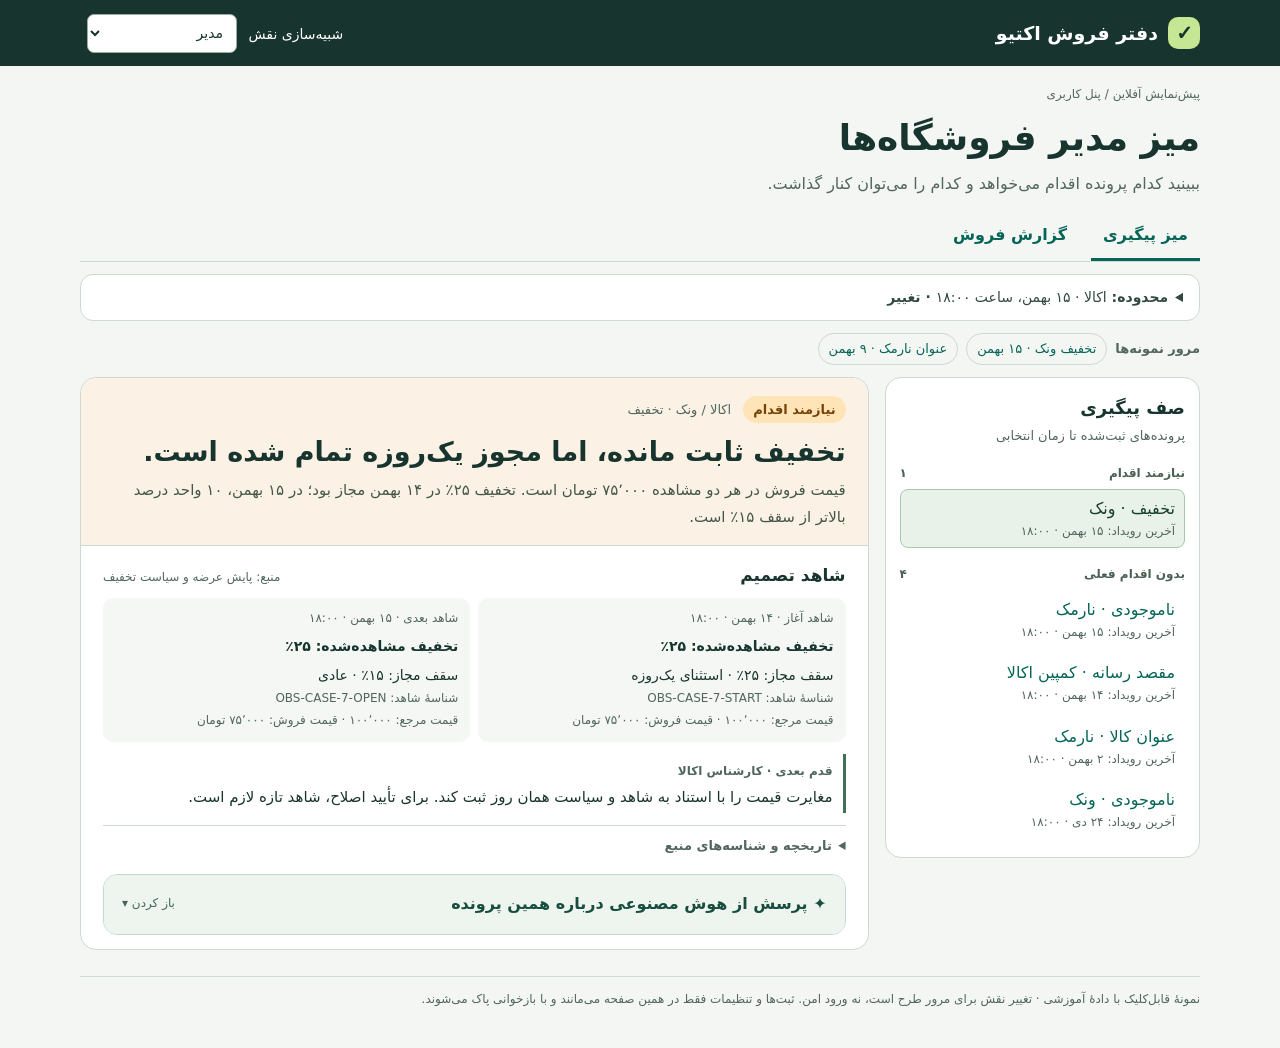
<file: sales-agent-desk-ai-contextual.html>
<!doctype html><html lang="fa" dir="rtl"><head><meta charset="utf-8"><meta name="viewport" content="width=device-width, initial-scale=1"><meta http-equiv="Content-Security-Policy" content="default-src 'none'; style-src 'unsafe-inline'; script-src 'unsafe-inline'; connect-src 'none'; object-src 'none'; form-action 'none'; base-uri 'none'"><title>میز پیگیری فروشگاه‌ها | اکتیو</title><style>
:root{--paper:#f4f6f3;--ink:#18342e;--mut:#51665d;--teal:#056557;--border:#cdd9d1}*{box-sizing:border-box}[hidden]{display:none!important}body{margin:0;color:var(--ink);background:var(--paper);font:16px/1.8 Tahoma,Arial,sans-serif}header{background:var(--ink);color:white}.wrap{max-width:1020px;margin:auto;padding:0 20px}.bar,.actions,.nav,.filters,.badges{display:flex;align-items:center;gap:12px;flex-wrap:wrap}.bar{min-height:66px;justify-content:space-between}.bar select{width:auto;margin:0 7px}.bar b{font-size:19px}.crumb,small,.muted,footer{color:var(--mut);font-size:14px}.crumb{margin:26px 0 0}.intro{margin:0 0 14px}h1,h2,h3,p{margin:0}h1{font-size:clamp(26px,4vw,38px)}h2{font-size:21px}h3{font-size:17px}nav{border-bottom:1px solid var(--border);margin-bottom:18px}button,input,select{font:inherit;color:var(--ink)}button,select,summary{cursor:pointer}button{padding:7px 15px;border-radius:8px;border:1px solid var(--teal);background:#fff;color:var(--teal);font-weight:bold}.primary{background:var(--teal);color:white}.nav button{border:0;border-bottom:3px solid transparent;background:none;border-radius:0;padding:8px 14px}.nav button[aria-pressed=true]{border-color:var(--teal);color:var(--ink)}input:not([type=checkbox]),select{width:100%;border:1px solid #9aac9e;background:white;border-radius:7px;padding:5px 9px;min-height:39px}.filters label,.fields label{font-size:14px;font-weight:bold;min-width:80px}.filters label{flex:1}.filters select,.fields input,.fields select{display:block;margin-top:3px}.card,.kpi,details.analysis{background:white;border:1px solid var(--border);border-radius:13px;padding:16px 20px;margin-bottom:14px}.kpis,.fields{display:grid;grid-template-columns:repeat(3,minmax(0,1fr));gap:12px}.kpi strong{display:block;font-size:30px}.kpi:first-child{background:#e1edda}.pill{font-size:13px;background:#e6eee5;color:#34584a;border-radius:14px;padding:2px 10px}.filters,.actions,.fields,ol{margin:12px 0}.stamp{font-weight:bold;margin:12px 0 6px}.flag,#wire{background:#faf4e7;border-inline-start:3px solid #af7c30;padding:8px 12px}.flag{margin-top:10px}.tablewrap{overflow-x:auto}table{width:100%;border-collapse:collapse}th,td{font-size:14px;text-align:right;padding:5px 9px;border-bottom:1px solid var(--border)}summary{font-weight:bold}.analysis p,.analysis button{margin-top:8px}.check{display:block;margin:8px 0}#notice:not(:empty){padding:9px 12px;margin:8px 0;background:#e5efd9}footer{border-top:1px solid var(--border);margin:26px 0;padding:12px 0}button:focus-visible,select:focus-visible,input:focus-visible,summary:focus-visible{outline:3px solid #a45c13;outline-offset:2px}button:disabled{cursor:not-allowed;color:#67736d;background:#eff2ed;border:1px solid var(--border)}@media(max-width:650px){.wrap{padding:0 12px}.kpis{grid-template-columns:1fr}.kpi{display:flex;align-items:center;justify-content:space-between;margin:0;padding:6px 12px}.kpis{margin-bottom:12px}.fields{grid-template-columns:1fr 1fr}.filters label{min-width:90px}.bar{gap:2px;padding:8px 0}.card{padding:13px}.crumb{margin:12px 0 0}.nav{gap:3px}.nav button{padding:6px 9px}}
body{font-family:Tahoma,'DejaVu Sans',sans-serif}.wrap{max-width:1160px}.bar b{display:flex;align-items:center;gap:10px}.bar b::before{content:'۳';font:700 20px/32px Tahoma,sans-serif;background:#c5e692;color:#18342e;text-align:center;width:32px;border-radius:10px}.bar b::before{content:'✓'}.bar label{font-size:14px}.bar select{font-size:14px}.intro{color:var(--mut)}h1{font-size:clamp(26px,4vw,36px)}nav{margin-bottom:12px}.crumb{font-size:12px;margin:18px 0 0}.nav button{padding-inline:12px}.nav button[aria-pressed=true]{color:var(--teal)}#filters{padding:10px 16px;background:#fff;margin-bottom:8px}#filterTitle{color:#304a40;font-size:14px}#filterTitle span{font-weight:normal}#samples{display:flex;align-items:center;gap:8px;flex-wrap:wrap;margin:12px 0;font-size:13px;color:var(--mut)}#samples button{border-color:var(--border);background:transparent;border-radius:99px;font-size:13px;font-weight:500;padding:3px 10px}#samples button:hover{background:#e5eee7}#deskGrid{display:grid;grid-template-columns:minmax(200px,.8fr) minmax(0,2fr);gap:16px;align-items:start}.queue,.casepanel{background:#fff;border:1px solid var(--border);border-radius:16px;min-width:0}.queue{padding:14px}.queue h2{font-size:18px}.queue p,.place{font-size:13px;color:var(--mut)}.qgroup{margin:16px 0 3px;font-size:12px;display:flex;justify-content:space-between;color:#4b6155}.qitem{display:block;width:100%;text-align:right;margin:4px 0;padding:7px 9px;border:1px solid transparent;font-weight:500;line-height:1.55;overflow-wrap:anywhere}.qitem small{display:block;font-size:12px}.qitem:hover{background:#f3f6f2}.qitem[aria-pressed=true]{background:#e9f2e9;border-color:#aac7ad;color:#173e29}.casehead{padding:18px 22px 14px;border-bottom:1px solid var(--border);border-radius:16px 16px 0 0;background:#f2f6ed}.casepanel[data-mode=action] .casehead{background:#fbf2e5}.casepanel[data-mode=wait] .casehead{background:#edf3fa}.kind{font-size:13px;font-weight:bold;padding:2px 10px;border-radius:20px;color:#235935;background:#dbeace}.casepanel[data-mode=action] .kind{background:#ffe4b8;color:#754207}.casepanel[data-mode=wait] .kind{background:#d9e8fa;color:#25547d}.casehead h2{font-size:clamp(20px,2.2vw,27px);margin:8px 0 4px;line-height:1.55}.reason{color:#435749;font-size:15px}.bodycard{padding:14px 22px}.subhead{display:flex;gap:8px;align-items:baseline;justify-content:space-between;flex-wrap:wrap}.subhead small{font-size:12px}#proof{display:grid;grid-template-columns:repeat(auto-fit,minmax(min(210px,100%),1fr));gap:8px;margin:8px 0 12px}.obs{padding:10px 12px;border-radius:10px;background:#f5f7f5;min-width:0;font-size:14px;overflow-wrap:anywhere}.obs time{font-size:12px;color:var(--mut)}.obs strong,.obs span,.obs time,.obs small{display:block}.obs strong{margin:4px 0}.obs small{font-size:12px}.next{border-inline-start:3px solid #41705a;padding:2px 10px;margin:12px 0}.next span{font-size:12px;color:var(--mut);font-weight:bold}.next p{font-size:15px}#audit{border-top:1px solid var(--border);padding-top:8px;color:var(--mut);font-size:13px}#audit td{font-size:12px}#audit .tablewrap{direction:rtl}#ai{margin:12px 0;padding:10px 16px;color:var(--teal)}#pace{font-weight:bold;margin:10px 0}footer{font-size:12px}button:hover:not(:disabled){border-color:#567b67}button:focus-visible,summary:focus-visible{outline-offset:2px}@media(max-width:700px){#deskGrid{grid-template-columns:1fr}.casepanel{grid-row:1}.casehead,.bodycard{padding:13px}.queue{padding:12px}.queue .qitem{margin-block:1px}.bar{min-height:56px}.bar label,.bar select{font-size:12px}.bar b{font-size:16px}.bar select{margin:0;width:auto}.intro{font-size:14px}.wrap{padding-inline:12px}#samples{gap:4px}#samples b{width:100%}.card{overflow-wrap:anywhere}}

/* یک دستیار در جای مرتبط با گزارش یا پرونده */
.ai-panel{margin:16px 0 0!important;padding:0!important;overflow:hidden;border:1px solid #c5d8cf!important;background:#fbfdfb!important;border-radius:14px!important;box-shadow:none}
.ai-panel>summary{padding:15px 18px;background:#eef5ef;cursor:pointer;list-style:none;font-size:16px;color:#184e40;display:flex;align-items:center;justify-content:space-between;gap:12px}
.ai-panel>summary::-webkit-details-marker{display:none}.ai-panel>summary::after{content:'باز کردن ▾';font-size:12px;font-weight:500;color:#42665b}.ai-panel[open]>summary::after{content:'بستن ▴'}
.ai-panel .ai-body{padding:17px 20px}.ai-panel p{margin:7px 0}.ai-panel .ai-description{font-size:13px;color:#4e695e}.ai-chips{display:flex;gap:8px;flex-wrap:wrap;margin:13px 0}.ai-panel .ai-chips button{border:1px solid #cadbd1;background:#fff;color:#215b4a;border-radius:999px;font:500 13px/1.7 Tahoma,Arial,sans-serif;padding:7px 12px;white-space:normal;text-align:right}.ai-panel .ai-chips button:hover{background:#e6f2e9}.ai-panel .ai-chips button[aria-pressed=true]{border-color:#17654f;background:#e0f0e5;font-weight:bold}.ai-panel .ai-secondary{border:0;background:none;padding:4px 0;font-size:13px;color:#16644d;text-decoration:underline}.ai-panel .ai-free-wrap{margin:12px 0}.ai-panel .ai-free-wrap label{font-size:13px;font-weight:bold;display:block}.ai-panel textarea{width:100%;resize:vertical;border:1px solid #aebfb4;background:white;border-radius:10px;min-height:70px;padding:10px;font:14px/1.8 Tahoma,Arial,sans-serif}.ai-panel textarea:focus-visible{outline:3px solid #a45c13}.ai-panel .ai-actions{display:flex;flex-wrap:wrap;align-items:center;gap:9px;margin:12px 0}.ai-panel button.primary{background:#09665c;color:white;border-color:#09665c}.ai-panel button:disabled{opacity:.6;cursor:not-allowed}.ai-panel .ai-review,.ai-panel .ai-result{padding:15px;background:#fff;border:1px solid #cedbd2;border-radius:12px;margin:15px 0}.ai-panel h3{font-size:16px;margin:0 0 5px}.ai-panel pre{direction:rtl;text-align:right;white-space:pre-wrap;overflow-wrap:anywhere;background:#f6f8f5;border:1px solid #dce7df;padding:11px;border-radius:8px;font:13px/1.85 Tahoma,Arial,sans-serif;max-height:270px;overflow-y:auto}.ai-panel .ai-result-grid{display:grid;grid-template-columns:1fr 1fr;gap:11px}.ai-panel .ai-result-grid section{padding:11px;background:#f6f9f5;border-radius:10px;min-width:0}.ai-panel .ai-result-grid h4{font-size:13px;color:#386a56;margin:0 0 4px}.ai-panel .ai-result-grid p{font-size:14px;white-space:pre-wrap;overflow-wrap:anywhere;margin:0}.ai-panel .ai-evidence-list{display:flex;gap:7px;flex-wrap:wrap;margin:6px 0 0}.ai-panel .ai-evidence-list button{font-weight:normal;font-size:12px;border-radius:8px;background:#eef5ef;color:#185848;padding:5px 9px}.ai-panel .ai-warning{font-size:12px;color:#715a35;background:#faf5e8;border-inline-start:3px solid #ba8d4b;padding:8px 10px;border-radius:5px}.ai-panel [hidden]{display:none!important}.ai-spotlight{outline:3px solid #e6b25b!important;outline-offset:2px;scroll-margin-top:20px}.ai-panel .ai-source-label{font-size:12px;color:#53665a;margin-top:12px}.ai-panel .ai-result-title{display:flex;gap:9px;align-items:center}.ai-panel .ai-dot{background:#d7ebdf;color:#155443;border-radius:9px;padding:4px 9px}.ai-panel [role=status]{font-size:13px;color:#5e665d}@media(max-width:600px){.ai-panel .ai-body{padding:12px}.ai-panel .ai-result-grid{grid-template-columns:1fr}.ai-panel>summary{padding:12px}.ai-panel .ai-chips button{padding:7px 9px}}
</style></head><body><header><div class="wrap"><div class="bar"><b>دفتر فروش اکتیو</b><label>شبیه‌سازی نقش <select id="role"><option value="manager">مدیر</option><option value="specialist">کارشناس دیجی‌کالا</option><option value="admin">ادمین</option></select></label></div></div></header><main class="wrap"><p class="crumb">پیش‌نمایش آفلاین / <span id="panelLabel"></span></p><h1 id="title"></h1><p class="intro" id="intro"></p><nav class="nav" aria-label="صفحات پنل" id="nav"></nav><p id="notice" role="status"></p>
<details id="filters" class="card"><summary id="filterTitle">محدوده: <span id="filterStamp"></span> · تغییر</summary><div class="filters"><label>فروشگاه<select id="store"></select></label><label>ماه سناریو<select id="month"></select></label><label>روز<select id="day"></select></label><label>تا ساعت<select id="hour"></select></label><label id="srcLabel">منبع فروش<select id="src"><option value="book">فقط اکسل</option><option value="combined">اکسل + ثبت دستی</option></select></label></div><small>ساعت یعنی «اطلاعاتی که تا این لحظه ثبت شده است». فروش اکسل روزانه و در ساعت ۱۸:۰۰ ثبت شده، نه ساعت‌به‌ساعت.</small></details>
<section id="report"><h2>داشبورد فروش</h2><p class="stamp" id="reportStamp"></p><div class="kpis"><div class="kpi">فروش خالص از ابتدای ماه (بسته)<strong id="net"></strong></div><div class="kpi">هدف کل ماه (بسته)<strong id="goal"></strong></div><div class="kpi">مانده تا هدف (بسته)<strong id="left"></strong></div></div><div class="card"><p id="pace"></p><p id="coverage"></p><details><summary id="dailyToggle">فروش به تفکیک روز و منبع</summary><div class="tablewrap"><table><thead><tr><th>روز</th><th>منبع</th><th>فروش خالص (بسته)</th><th>شناسهٔ نمایشی ردیف</th></tr></thead><tbody id="rows"></tbody></table></div></details></div><div id="aiReportMount"></div></section>
<section id="cases" aria-label="میز پیگیری"><div id="samples" aria-label="میان‌بر نمونه‌های آموزشی"><b>مرور نمونه‌ها</b><button id="samplePrice">تخفیف ونک · ۱۵ بهمن</button><button id="sampleTitle">عنوان نارمک · ۹ بهمن</button></div><p id="caseEmpty" class="card" role="status" hidden></p><div id="deskGrid"><aside class="queue"><h2>صف پیگیری</h2><p class="muted">پرونده‌های ثبت‌شده تا زمان انتخابی</p><div id="queueItems"></div></aside><article id="caseDetail" class="casepanel" aria-labelledby="caseTitle"><div class="casehead"><div class="badges"><span class="kind" id="verdict"></span><span class="place" id="place"></span></div><h2 id="caseTitle"></h2><p class="reason" id="reason"></p></div><div class="bodycard"><div class="subhead"><h3>شاهد تصمیم</h3><small id="proofSource"></small></div><div id="proof"></div><div class="next"><span id="nextLabel"></span><p id="next"></p></div><details id="audit"><summary>تاریخچه و شناسه‌های منبع</summary><p id="lim" class="muted"></p><div class="tablewrap"><table><thead><tr><th>زمان</th><th>رویداد</th><th>وضعیت</th><th>شناسهٔ شاهد / رویداد</th></tr></thead><tbody id="eventRows"></tbody></table></div></details><div id="aiCaseMount"></div></div></article></div></section>
<details class="analysis ai-panel" id="ai" hidden>
 <summary id="aiTitle">✦ پرسش از هوش مصنوعی درباره همین گزارش</summary>
 <div class="ai-body">
  <p id="aiState" class="ai-description">پیش‌نمایش آفلاین؛ هیچ درخواستی ارسال نشده است.</p>
  <div id="aiSuggestions" class="ai-chips" role="group" aria-label="پرسش‌های پیشنهادی مرتبط"></div>
  <button id="aiOther" class="ai-secondary" type="button" aria-expanded="false" aria-controls="aiFreeWrap">سؤال دیگر بنویسم</button>
  <div id="aiFreeWrap" class="ai-free-wrap" hidden>
   <label for="aiFreeInput">سؤال خود را بنویسید</label>
   <textarea id="aiFreeInput" maxlength="600" placeholder="سؤال درباره همین گزارش یا پرونده…"></textarea>
   <div class="ai-actions"><button type="button" id="aiPrepareCustom" class="primary">بررسی داده‌های قابل استفاده</button></div>
  </div>
  <section id="aiReview" class="ai-review" hidden aria-live="polite">
   <h3>۱. بازبینی و تأیید داده‌ها</h3>
   <p class="ai-description">در نسخه متصل، فقط همین داده‌های نمایش‌داده‌شده پس از تأیید و بررسی دسترسی به سرور ارسال می‌شوند. در این پیش‌نمایش هیچ ارسال شبکه‌ای انجام نمی‌شود.</p>
   <p id="q"></p>
   <div id="wire"><strong>داده‌های مجاز برای این پرسش</strong><pre id="brief"></pre></div>
   <div class="ai-actions"><button type="button" id="aiConfirm" class="primary">تأیید و مشاهده پاسخ نمایشی</button><button type="button" id="aiCancel">انصراف</button></div>
  </section>
  <section id="aiResponse" class="ai-result" hidden aria-live="polite">
   <div class="ai-result-title"><span class="ai-dot" aria-hidden="true">✦</span><h3 id="aiResponseHeading">پاسخ نمونه</h3></div>
   <div class="ai-result-grid"><section><h4>نتیجه</h4><p id="aiConclusion"></p></section><section><h4>مبنای پاسخ</h4><p id="aiBasis"></p></section><section><h4>عدم‌قطعیت و محدودیت</h4><p id="aiUncertainty"></p></section><section><h4>قدم پیشنهادی</h4><p id="aiNext"></p></section></div>
   <h4 style="font-size:13px;margin:13px 0 2px">ردیف‌ها و شواهد قابل بررسی</h4><div id="aiEvidenceList" class="ai-evidence-list"></div>
   <p class="ai-source-label">پاسخ نمایشی مبتنی بر داده‌های همین فایل است، نه خروجی GapGPT یا DeepSeek.</p>
  </section>
  <p class="ai-warning">آزمایشی و آفلاین: پرسش آزاد در این نسخه تفسیر زبانی نمی‌شود و برای آن نتیجهٔ ساختگی تولید نخواهد شد.</p>
 </div>
</details>
<section id="entry" class="card"><h2>ثبت یا اصلاح فروش</h2><p class="muted">دادهٔ فروش اکسل تا ۱۵ بهمن است؛ ثبت دستی از ۱۶ بهمن به بعد، جدا از اکسل نگه داشته می‌شود. برای اصلاح، همان فروشگاه، محصول و تاریخ را انتخاب کنید. ساعت ثبت در این نمونه ۱۸:۰۰ است.</p><form id="form"><div class="fields"><label>فروشگاه<select id="eStore"></select></label><label>محصول<select id="product"></select></label><label>ماه<select id="eMonth"></select></label><label>روز<select id="eDay"></select></label><label>ثبت‌شده (بسته)<input id="registered" required inputmode="numeric" maxlength="7" autocomplete="off"></label><label>لغو (بسته)<input id="cancelled" required inputmode="numeric" maxlength="7" autocomplete="off"></label><label>مرجوع (بسته)<input id="returned" required inputmode="numeric" maxlength="7" autocomplete="off"></label></div><p class="muted" id="editHint"></p><label class="check" id="confirmLabel"><input type="checkbox" id="confirm"> جایگزینی مقدار قبلی را تأیید می‌کنم.</label><button class="primary" id="save">ثبت فروش تمرینی</button><p id="error" role="alert"></p></form><div id="afterSave" class="actions" hidden><button id="see">مشاهده گزارش این ثبت در نقش مدیر</button></div></section>
<section id="settings" class="card"><h2>اتصال ایجنت تحلیل</h2><p><b>DeepSeek</b> از طریق GapGPT · وضعیت اتصال: <span class="pill">در این نمونه آزمایش نشده</span></p><p class="muted">در محصول اصلی، کلید از تنظیم امن سرور خوانده می‌شود. این نمونه نه کلید می‌گیرد و نه اتصال را آزمایش می‌کند.</p><h3 style="margin-top:12px">دستیار در کجا نمایش داده شود؟</h3><label class="check"><input type="checkbox" id="rOn" checked> داشبورد فروش</label><label class="check"><input type="checkbox" id="cOn" checked> جزئیات پرونده</label><p class="flag">این دو انتخاب فقط نمایش پیش‌نمایش تحلیل را تغییر می‌دهند؛ مجوز ارسال داده یا مصرف اعتبار نیستند.</p><button id="settingsSave" class="primary" style="margin-top:12px">ذخیره تنظیمات تمرینی</button></section>
<footer>نمونهٔ قابل‌کلیک با دادهٔ آموزشی · تغییر نقش برای مرور طرح است، نه ورود امن. ثبت‌ها و تنظیمات فقط در همین صفحه می‌مانند و با بازخوانی پاک می‌شوند.</footer></main>
<script>
'use strict';const db={"sales":[[0,0,1,121],[1,0,1,115],[2,0,1,106],[0,0,2,121],[1,0,2,115],[2,0,2,106],[0,0,3,121],[1,0,3,115],[2,0,3,106],[0,0,4,121],[1,0,4,115],[2,0,4,106],[0,0,5,121],[1,0,5,115],[2,0,5,106],[0,0,6,121],[1,0,6,115],[2,0,6,106],[0,0,7,121],[1,0,7,115],[2,0,7,106],[0,0,8,163],[1,0,8,154],[2,0,8,142],[0,0,9,168],[1,0,9,159],[2,0,9,146],[0,0,10,168],[1,0,10,159],[2,0,10,146],[0,0,11,168],[1,0,11,159],[2,0,11,146],[0,0,12,168],[1,0,12,159],[2,0,12,146],[0,0,13,165],[1,0,13,156],[2,0,13,143],[0,0,14,168],[1,0,14,159],[2,0,14,146],[0,0,15,121],[1,0,15,115],[2,0,15,106],[0,0,16,116],[1,0,16,110],[2,0,16,101],[0,0,17,121],[1,0,17,115],[2,0,17,106],[0,0,18,121],[1,0,18,115],[2,0,18,106],[0,0,19,121],[1,0,19,115],[2,0,19,106],[0,0,20,121],[1,0,20,115],[2,0,20,106],[0,0,21,121],[1,0,21,115],[2,0,21,106],[0,0,22,121],[1,0,22,115],[2,0,22,106],[0,0,23,121],[1,0,23,115],[2,0,23,106],[0,0,24,116],[1,0,24,110],[2,0,24,101],[0,0,25,121],[1,0,25,115],[2,0,25,106],[0,0,26,118],[1,0,26,112],[2,0,26,103],[0,0,27,121],[1,0,27,115],[2,0,27,106],[0,0,28,121],[1,0,28,115],[2,0,28,106],[0,0,29,121],[1,0,29,115],[2,0,29,106],[0,0,30,121],[1,0,30,115],[2,0,30,106],[0,1,1,138],[1,1,1,127],[2,1,1,119],[0,1,2,135],[1,1,2,124],[2,1,2,114],[0,1,3,138],[1,1,3,127],[2,1,3,119],[0,1,4,138],[1,1,4,127],[2,1,4,119],[0,1,5,138],[1,1,5,127],[2,1,5,119],[0,1,6,138],[1,1,6,127],[2,1,6,119],[0,1,7,138],[1,1,7,127],[2,1,7,119],[0,1,8,195],[1,1,8,179],[2,1,8,165],[0,1,9,192],[1,1,9,176],[2,1,9,162],[0,1,10,188],[1,1,10,174],[2,1,10,160],[0,1,11,195],[1,1,11,179],[2,1,11,165],[0,1,12,195],[1,1,12,179],[2,1,12,165],[0,1,13,195],[1,1,13,179],[2,1,13,165],[0,1,14,195],[1,1,14,179],[2,1,14,165],[0,1,15,138],[1,1,15,127],[2,1,15,119],[0,1,16,138],[1,1,16,127],[2,1,16,119],[0,1,17,138],[1,1,17,127],[2,1,17,119],[0,1,18,135],[1,1,18,124],[2,1,18,114],[0,1,19,138],[1,1,19,127],[2,1,19,119],[0,1,20,138],[1,1,20,127],[2,1,20,119],[0,1,21,138],[1,1,21,127],[2,1,21,119],[0,1,22,135],[1,1,22,124],[2,1,22,116],[0,1,23,138],[1,1,23,127],[2,1,23,119],[0,1,24,138],[1,1,24,127],[2,1,24,119],[0,1,25,138],[1,1,25,127],[2,1,25,119],[0,1,26,135],[1,1,26,124],[2,1,26,114],[0,1,27,138],[1,1,27,127],[2,1,27,119],[0,1,28,138],[1,1,28,127],[2,1,28,119],[0,1,29,138],[1,1,29,127],[2,1,29,119],[0,1,30,138],[1,1,30,127],[2,1,30,119],[0,2,1,159],[1,2,1,143],[2,2,1,136],[0,2,2,159],[1,2,2,143],[2,2,2,136],[0,2,3,159],[1,2,3,143],[2,2,3,136],[0,2,4,154],[1,2,4,139],[2,2,4,133],[0,2,5,156],[1,2,5,140],[2,2,5,133],[0,2,6,159],[1,2,6,143],[2,2,6,136],[0,2,7,159],[1,2,7,143],[2,2,7,136],[0,2,8,223],[1,2,8,199],[2,2,8,190],[0,2,9,223],[1,2,9,199],[2,2,9,190],[0,2,10,223],[1,2,10,199],[2,2,10,190],[0,2,11,223],[1,2,11,199],[2,2,11,190],[0,2,12,215],[1,2,12,192],[2,2,12,184],[0,2,13,223],[1,2,13,199],[2,2,13,190],[0,2,14,223],[1,2,14,199],[2,2,14,190],[0,2,15,159],[1,2,15,143],[2,2,15,136],[0,2,16,159],[1,2,16,143],[2,2,16,136],[0,2,17,159],[1,2,17,143],[2,2,17,136],[0,2,18,156],[1,2,18,140],[2,2,18,133],[0,2,19,159],[1,2,19,143],[2,2,19,136],[0,2,20,154],[1,2,20,139],[2,2,20,133],[0,2,21,159],[1,2,21,143],[2,2,21,136],[0,2,22,159],[1,2,22,143],[2,2,22,136],[0,2,23,159],[1,2,23,143],[2,2,23,136],[0,2,24,159],[1,2,24,143],[2,2,24,136],[0,2,25,159],[1,2,25,143],[2,2,25,136],[0,2,26,159],[1,2,26,143],[2,2,26,136],[0,2,27,159],[1,2,27,143],[2,2,27,136],[0,2,28,154],[1,2,28,139],[2,2,28,133],[0,2,29,159],[1,2,29,143],[2,2,29,136],[0,2,30,159],[1,2,30,143],[2,2,30,136],[0,3,1,131],[1,3,1,122],[2,3,1,113],[0,3,2,134],[1,3,2,125],[2,3,2,116],[0,3,3,134],[1,3,3,125],[2,3,3,116],[0,3,4,134],[1,3,4,125],[2,3,4,116],[0,3,5,134],[1,3,5,125],[2,3,5,116],[0,3,6,131],[1,3,6,122],[2,3,6,111],[0,3,7,134],[1,3,7,125],[2,3,7,116],[0,3,8,190],[1,3,8,176],[2,3,8,159],[0,3,9,190],[1,3,9,176],[2,3,9,159],[0,3,10,190],[1,3,10,176],[2,3,10,159],[0,3,11,190],[1,3,11,176],[2,3,11,159],[0,3,12,190],[1,3,12,176],[2,3,12,159],[0,3,13,190],[1,3,13,176],[2,3,13,159],[0,3,14,181],[1,3,14,168],[2,3,14,151],[0,3,15,134],[1,3,15,125],[2,3,15,116],[0,3,16,134],[1,3,16,125],[2,3,16,116],[0,3,17,134],[1,3,17,125],[2,3,17,116],[0,3,18,134],[1,3,18,125],[2,3,18,116],[0,3,19,134],[1,3,19,125],[2,3,19,116],[0,3,20,134],[1,3,20,125],[2,3,20,116],[0,3,21,134],[1,3,21,125],[2,3,21,116],[0,3,22,131],[1,3,22,122],[2,3,22,111],[0,3,23,134],[1,3,23,125],[2,3,23,116],[0,3,24,134],[1,3,24,125],[2,3,24,116],[0,3,25,134],[1,3,25,125],[2,3,25,116],[0,3,26,134],[1,3,26,125],[2,3,26,116],[0,3,27,131],[1,3,27,122],[2,3,27,113],[0,3,28,134],[1,3,28,125],[2,3,28,116],[0,3,29,134],[1,3,29,125],[2,3,29,116],[0,3,30,131],[1,3,30,122],[2,3,30,111],[0,4,1,136],[1,4,1,122],[2,4,1,117],[0,4,2,136],[1,4,2,122],[2,4,2,117],[0,4,3,136],[1,4,3,122],[2,4,3,117],[0,4,4,136],[1,4,4,122],[2,4,4,117],[0,4,5,136],[1,4,5,122],[2,4,5,117],[0,4,6,136],[1,4,6,122],[2,4,6,117],[0,4,7,136],[1,4,7,122],[2,4,7,117],[0,4,8,185],[1,4,8,165],[2,4,8,158],[0,4,9,191],[1,4,9,170],[2,4,9,163],[0,4,10,188],[1,4,10,167],[2,4,10,160],[0,4,11,191],[1,4,11,170],[2,4,11,163],[0,4,12,191],[1,4,12,170],[2,4,12,163],[0,4,13,191],[1,4,13,170],[2,4,13,163],[0,4,14,191],[1,4,14,170],[2,4,14,163],[0,4,15,136],[1,4,15,122],[2,4,15,117]],"plans":{"0/0":4500,"1/0":4200,"2/0":3900,"0/1":4950,"1/1":4620,"2/1":4290,"0/2":5850,"1/2":5460,"2/2":5070,"0/3":4725,"1/3":4410,"2/3":4095,"0/4":5175,"1/4":4830,"2/4":4485,"0/5":7200,"1/5":6720,"2/5":6240},"cases":[{"id":"CASE-001","a":1,"kind":"ناموجودی","owner":"کارشناس اکالا","scope":"OFFER-019","events":[[2634,"ثبت مسئله","باز","در انتظار بررسی","OBS-CASE-1-START","EV-001"],[2634.1,"پیش‌نویس پیگیری","باز","در انتظار بررسی","OBS-CASE-1-START","EV-002"],[2634.3,"تأیید بررسی داخلی","در حال پیگیری","تأیید","OBS-CASE-1-START","EV-003"],[2634.4,"ارجاع داخلی","در حال پیگیری","تأیید","OBS-CASE-1-START","EV-004"],[2729.5,"دریافت شاهد رفع","در انتظار بازبینی","تأیید","OBS-CASE-1-END","EV-005"],[2730,"بستن توسط مسئول","بسته","تأیید","OBS-CASE-1-END","EV-006"]]},{"id":"CASE-002","a":0,"kind":"تخفیف","owner":"کارشناس دیجی‌کالا","scope":"OFFER-004","events":[[2754,"ثبت مسئله","باز","در انتظار بررسی","OBS-CASE-2-START","EV-007"],[2754.1,"پیش‌نویس پیگیری","باز","در انتظار بررسی","OBS-CASE-2-START","EV-008"],[2754.2,"رد پیشنهاد نخست","باز","رد","OBS-CASE-2-START","EV-009"],[2754.3,"تأیید بررسی داخلی","در حال پیگیری","تأیید","OBS-CASE-2-START","EV-010"],[2754.4,"ارجاع داخلی","در حال پیگیری","تأیید","OBS-CASE-2-START","EV-011"],[2849.5,"دریافت شاهد رفع","در انتظار بازبینی","تأیید","OBS-CASE-2-END","EV-012"],[2850,"بستن توسط مسئول","بسته","تأیید","OBS-CASE-2-END","EV-013"]]},{"id":"CASE-003","a":1,"kind":"عنوان کالا","owner":"کارشناس اکالا","scope":"OFFER-023","events":[[2802,"ثبت مسئله","باز","در انتظار بررسی","OBS-CASE-3-START","EV-014"],[2802.1,"پیش‌نویس پیگیری","باز","در انتظار بررسی","OBS-CASE-3-START","EV-015"],[2802.3,"تأیید بررسی داخلی","در حال پیگیری","تأیید","OBS-CASE-3-START","EV-016"],[2802.4,"ارجاع داخلی","در حال پیگیری","تأیید","OBS-CASE-3-START","EV-017"],[2921.5,"دریافت شاهد رفع","در انتظار بازبینی","تأیید","OBS-CASE-3-END","EV-018"],[2922,"بستن توسط مسئول","بسته","تأیید","OBS-CASE-3-END","EV-019"]]},{"id":"CASE-004","a":0,"kind":"خلاقه رسانه","owner":"کارشناس دیجی‌کالا","scope":"MEDIA-037","events":[[3090,"ثبت مسئله","باز","در انتظار بررسی","EXEC-CASE-4-START","EV-020"],[3090.1,"پیش‌نویس پیگیری","باز","در انتظار بررسی","EXEC-CASE-4-START","EV-021"],[3090.3,"تأیید بررسی داخلی","در حال پیگیری","تأیید","EXEC-CASE-4-START","EV-022"],[3090.4,"ارجاع داخلی","در حال پیگیری","تأیید","EXEC-CASE-4-START","EV-023"],[3161.5,"دریافت شاهد رفع","در انتظار بازبینی","تأیید","EXEC-CASE-4-END","EV-024"],[3162,"بستن توسط مسئول","بسته","تأیید","EXEC-CASE-4-END","EV-025"]]},{"id":"CASE-005","a":1,"kind":"مقصد رسانه","owner":"کارشناس اکالا","scope":"MEDIA-040","events":[[3114,"ثبت مسئله","باز","در انتظار بررسی","EXEC-CASE-5-START","EV-026"],[3114.1,"پیش‌نویس پیگیری","باز","در انتظار بررسی","EXEC-CASE-5-START","EV-027"],[3114.3,"تأیید بررسی داخلی","در حال پیگیری","تأیید","EXEC-CASE-5-START","EV-028"],[3114.4,"ارجاع داخلی","در حال پیگیری","تأیید","EXEC-CASE-5-START","EV-029"],[3209.5,"دریافت شاهد رفع","در انتظار بازبینی","تأیید","EXEC-CASE-5-END","EV-030"],[3210,"بستن توسط مسئول","بسته","تأیید","EXEC-CASE-5-END","EV-031"]]},{"id":"CASE-006","a":1,"kind":"ناموجودی","owner":"کارشناس اکالا","scope":"OFFER-022","events":[[3186,"ثبت مسئله","باز","در انتظار بررسی","OBS-CASE-6-START","EV-032"],[3186.1,"پیش‌نویس پیگیری","باز","در انتظار بررسی","OBS-CASE-6-START","EV-033"],[3186.3,"تأیید بررسی داخلی","در حال پیگیری","تأیید","OBS-CASE-6-START","EV-034"],[3186.4,"ارجاع داخلی","در حال پیگیری","تأیید","OBS-CASE-6-START","EV-035"],[3209,"دریافت خطادار","در حال پیگیری","تأیید","OBS-OOS-134","EV-036"],[3233.5,"دریافت شاهد رفع","در انتظار بازبینی","تأیید","OBS-CASE-6-END","EV-037"],[3234,"بستن توسط مسئول","بسته","تأیید","OBS-CASE-6-END","EV-038"]]},{"id":"CASE-007","a":1,"kind":"تخفیف","owner":"کارشناس اکالا","scope":"OFFER-019","events":[[3210,"ثبت مسئله","باز","در انتظار بررسی","OBS-CASE-7-START","EV-039"],[3210.1,"پیش‌نویس پیگیری","باز","در انتظار بررسی","OBS-CASE-7-START","EV-040"],[3210.3,"تأیید بررسی داخلی","در حال پیگیری","تأیید","OBS-CASE-7-START","EV-041"],[3210.4,"ارجاع داخلی","در حال پیگیری","تأیید","OBS-CASE-7-START","EV-042"],[3234,"دریافت شاهد جدید","باز","در انتظار بررسی","OBS-CASE-7-OPEN","EV-043"]]},{"id":"CASE-008","a":2,"kind":"عنوان کالا","owner":"کارشناس اسنپ","scope":"OFFER-045","events":[[3210,"ثبت مسئله","باز","در انتظار بررسی","OBS-CASE-8-START","EV-044"],[3210.1,"پیش‌نویس پیگیری","باز","در انتظار بررسی","OBS-CASE-8-START","EV-045"],[3210.3,"تأیید بررسی داخلی","در حال پیگیری","تأیید","OBS-CASE-8-START","EV-046"],[3210.4,"ارجاع داخلی","در حال پیگیری","تأیید","OBS-CASE-8-START","EV-047"],[3234,"دریافت شاهد جدید","باز","در انتظار بررسی","OBS-CASE-8-OPEN","EV-048"]]}],"evidence":{"OBS-OOS-134":{"t":3209,"ready":3209,"scope":"OFFER-022","a":1,"v":"خطای دریافت","location":"تهران / نارمک","ref":"معیار بررسی: قابل سفارش بودن همین عرضه در همین موقعیت.","ok":false,"detail":"","tag":""},"OBS-CASE-1-START":{"t":2634,"ready":2634,"scope":"OFFER-019","a":1,"v":"ناموجود","location":"تهران / ونک","ref":"معیار بررسی: قابل سفارش بودن همین عرضه در همین موقعیت.","ok":false,"detail":"","tag":""},"OBS-CASE-1-END":{"t":2729.5,"ready":2729.5,"scope":"OFFER-019","a":1,"v":"قابل سفارش","location":"تهران / ونک","ref":"معیار بررسی: قابل سفارش بودن همین عرضه در همین موقعیت.","ok":true,"detail":"","tag":""},"OBS-CASE-2-START":{"t":2754,"ready":2754,"scope":"OFFER-004","a":0,"v":"تخفیف مشاهده‌شده: ۲۵٪","location":"تهران / نارمک","ref":"سقف مجاز: ۱۵٪ · عادی","ok":false,"detail":"قیمت مرجع: ۱۰۰٬۰۰۰ · قیمت فروش: ۷۵٬۰۰۰ تومان","tag":"POL-1"},"OBS-CASE-2-END":{"t":2849.5,"ready":2849.5,"scope":"OFFER-004","a":0,"v":"تخفیف مشاهده‌شده: ۱۰٪","location":"تهران / نارمک","ref":"سقف مجاز: ۱۵٪ · عادی","ok":true,"detail":"قیمت مرجع: ۱۰۰٬۰۰۰ · قیمت فروش: ۹۰٬۰۰۰ تومان","tag":"POL-1"},"OBS-CASE-3-START":{"t":2802,"ready":2802,"scope":"OFFER-023","a":1,"v":"مایع دستشویی صدفی اکتیو وزن ۴۵۰ میلی‌لیتر مدل ثبت‌نشده","location":"تهران / نارمک","ref":"عنوان مرجع: مایع دستشویی صدفی ۴۵۰ گرمی اکتیو","ok":false,"detail":"این مقایسه فقط نام و واحد وزن را می‌سنجد، نه تطبیق قطعی شناسهٔ کالا.","tag":""},"OBS-CASE-3-END":{"t":2921.5,"ready":2921.5,"scope":"OFFER-023","a":1,"v":"مایع دستشویی صدفی اکتیو وزن ۴۵۰ گرم","location":"تهران / نارمک","ref":"عنوان مرجع: مایع دستشویی صدفی ۴۵۰ گرمی اکتیو","ok":true,"detail":"این مقایسه فقط نام و واحد وزن را می‌سنجد، نه تطبیق قطعی شناسهٔ کالا.","tag":""},"OBS-CASE-6-START":{"t":3186,"ready":3186,"scope":"OFFER-022","a":1,"v":"ناموجود","location":"تهران / نارمک","ref":"معیار بررسی: قابل سفارش بودن همین عرضه در همین موقعیت.","ok":false,"detail":"","tag":""},"OBS-CASE-6-END":{"t":3233.5,"ready":3233.5,"scope":"OFFER-022","a":1,"v":"قابل سفارش","location":"تهران / نارمک","ref":"معیار بررسی: قابل سفارش بودن همین عرضه در همین موقعیت.","ok":true,"detail":"","tag":""},"OBS-CASE-7-START":{"t":3210,"ready":3210,"scope":"OFFER-019","a":1,"v":"تخفیف مشاهده‌شده: ۲۵٪","location":"تهران / ونک","ref":"سقف مجاز: ۲۵٪ · استثنای یک‌روزه","ok":true,"detail":"قیمت مرجع: ۱۰۰٬۰۰۰ · قیمت فروش: ۷۵٬۰۰۰ تومان","tag":"POL-22"},"OBS-CASE-7-OPEN":{"t":3234,"ready":3234,"scope":"OFFER-019","a":1,"v":"تخفیف مشاهده‌شده: ۲۵٪","location":"تهران / ونک","ref":"سقف مجاز: ۱۵٪ · عادی","ok":false,"detail":"قیمت مرجع: ۱۰۰٬۰۰۰ · قیمت فروش: ۷۵٬۰۰۰ تومان","tag":"POL-8"},"OBS-CASE-8-START":{"t":3210,"ready":3210,"scope":"OFFER-045","a":2,"v":"مایع دستشویی کرمی اکتیو 2000 میلی‌لیتر مدل ثبت‌نشده","location":"کرج / گوهردشت","ref":"عنوان مرجع: مایع دستشویی کرمی ۲۰۰۰ گرمی اکتیو","ok":false,"detail":"این مقایسه فقط نام و واحد وزن را می‌سنجد، نه تطبیق قطعی شناسهٔ کالا.","tag":""},"OBS-CASE-8-OPEN":{"t":3234,"ready":3234,"scope":"OFFER-045","a":2,"v":"مایع دستشویی کرمی اکتیو 2000 میلی‌لیتر مدل ثبت‌نشده","location":"کرج / گوهردشت","ref":"عنوان مرجع: مایع دستشویی کرمی ۲۰۰۰ گرمی اکتیو","ok":false,"detail":"این مقایسه فقط نام و واحد وزن را می‌سنجد، نه تطبیق قطعی شناسهٔ کالا.","tag":""},"EXEC-CASE-4-START":{"t":3089,"ready":3089,"scope":"MEDIA-037","a":0,"v":"خلاقه قدیمی که در توافق این کمپین نیست","location":"۵ شهر کیس؛ دسترسی طبق لوکیشن","ref":"توافق در مدیاپلن: خلاقه همراهی زمستانی شفاف و صدفی","ok":false,"detail":"این شاهد فقط به همین جزء از تعهد رسانه‌ای مربوط است.","tag":""},"EXEC-CASE-4-END":{"t":3161,"ready":3161,"scope":"MEDIA-037","a":0,"v":"خلاقه همراهی زمستانی شفاف و صدفی","location":"۵ شهر کیس؛ دسترسی طبق لوکیشن","ref":"توافق در مدیاپلن: خلاقه همراهی زمستانی شفاف و صدفی","ok":true,"detail":"این شاهد فقط به همین جزء از تعهد رسانه‌ای مربوط است.","tag":""},"EXEC-CASE-5-START":{"t":3113,"ready":3113,"scope":"MEDIA-040","a":1,"v":"صفحهٔ تمرینی: محصول-نامرتبط","location":"۵ شهر کیس؛ دسترسی طبق لوکیشن","ref":"توافق در مدیاپلن: صفحهٔ تمرینی: اکالا/5/0","ok":false,"detail":"این شاهد فقط به همین جزء از تعهد رسانه‌ای مربوط است.","tag":""},"EXEC-CASE-5-END":{"t":3209,"ready":3209,"scope":"MEDIA-040","a":1,"v":"صفحهٔ تمرینی: اکالا/5/0","location":"۵ شهر کیس؛ دسترسی طبق لوکیشن","ref":"توافق در مدیاپلن: صفحهٔ تمرینی: اکالا/5/0","ok":true,"detail":"این شاهد فقط به همین جزء از تعهد رسانه‌ای مربوط است.","tag":""}},"pace":{"0/0/1":137.1951,"1/0/1":128.0488,"2/0/1":118.9024,"0/0/2":274.3902,"1/0/2":256.0976,"2/0/2":237.8049,"0/0/3":411.5854,"1/0/3":384.1463,"2/0/3":356.7073,"0/0/4":548.7805,"1/0/4":512.1951,"2/0/4":475.6098,"0/0/5":685.9756,"1/0/5":640.2439,"2/0/5":594.5122,"0/0/6":823.1707,"1/0/6":768.2927,"2/0/6":713.4146,"0/0/7":960.3659,"1/0/7":896.3415,"2/0/7":832.3171,"0/0/8":1152.439,"1/0/8":1075.6098,"2/0/8":998.7805,"0/0/9":1344.5122,"1/0/9":1254.878,"2/0/9":1165.2439,"0/0/10":1536.5854,"1/0/10":1434.1463,"2/0/10":1331.7073,"0/0/11":1728.6585,"1/0/11":1613.4146,"2/0/11":1498.1707,"0/0/12":1920.7317,"1/0/12":1792.6829,"2/0/12":1664.6341,"0/0/13":2112.8049,"1/0/13":1971.9512,"2/0/13":1831.0976,"0/0/14":2304.878,"1/0/14":2151.2195,"2/0/14":1997.561,"0/0/15":2442.0732,"1/0/15":2279.2683,"2/0/15":2116.4634,"0/0/16":2579.2683,"1/0/16":2407.3171,"2/0/16":2235.3659,"0/0/17":2716.4634,"1/0/17":2535.3659,"2/0/17":2354.2683,"0/0/18":2853.6585,"1/0/18":2663.4146,"2/0/18":2473.1707,"0/0/19":2990.8537,"1/0/19":2791.4634,"2/0/19":2592.0732,"0/0/20":3128.0488,"1/0/20":2919.5122,"2/0/20":2710.9756,"0/0/21":3265.2439,"1/0/21":3047.561,"2/0/21":2829.878,"0/0/22":3402.439,"1/0/22":3175.6098,"2/0/22":2948.7805,"0/0/23":3539.6341,"1/0/23":3303.6585,"2/0/23":3067.6829,"0/0/24":3676.8293,"1/0/24":3431.7073,"2/0/24":3186.5854,"0/0/25":3814.0244,"1/0/25":3559.7561,"2/0/25":3305.4878,"0/0/26":3951.2195,"1/0/26":3687.8049,"2/0/26":3424.3902,"0/0/27":4088.4146,"1/0/27":3815.8537,"2/0/27":3543.2927,"0/0/28":4225.6098,"1/0/28":3943.9024,"2/0/28":3662.1951,"0/0/29":4362.8049,"1/0/29":4071.9512,"2/0/29":3781.0976,"0/0/30":4500.0,"1/0/30":4200.0,"2/0/30":3900.0,"0/1/1":150.9146,"1/1/1":140.8537,"2/1/1":130.7927,"0/1/2":301.8293,"1/1/2":281.7073,"2/1/2":261.5854,"0/1/3":452.7439,"1/1/3":422.561,"2/1/3":392.378,"0/1/4":603.6585,"1/1/4":563.4146,"2/1/4":523.1707,"0/1/5":754.5732,"1/1/5":704.2683,"2/1/5":653.9634,"0/1/6":905.4878,"1/1/6":845.122,"2/1/6":784.7561,"0/1/7":1056.4024,"1/1/7":985.9756,"2/1/7":915.5488,"0/1/8":1267.6829,"1/1/8":1183.1707,"2/1/8":1098.6585,"0/1/9":1478.9634,"1/1/9":1380.3659,"2/1/9":1281.7683,"0/1/10":1690.2439,"1/1/10":1577.561,"2/1/10":1464.878,"0/1/11":1901.5244,"1/1/11":1774.7561,"2/1/11":1647.9878,"0/1/12":2112.8049,"1/1/12":1971.9512,"2/1/12":1831.0976,"0/1/13":2324.0854,"1/1/13":2169.1463,"2/1/13":2014.2073,"0/1/14":2535.3659,"1/1/14":2366.3415,"2/1/14":2197.3171,"0/1/15":2686.2805,"1/1/15":2507.1951,"2/1/15":2328.1098,"0/1/16":2837.1951,"1/1/16":2648.0488,"2/1/16":2458.9024,"0/1/17":2988.1098,"1/1/17":2788.9024,"2/1/17":2589.6951,"0/1/18":3139.0244,"1/1/18":2929.7561,"2/1/18":2720.4878,"0/1/19":3289.939,"1/1/19":3070.6098,"2/1/19":2851.2805,"0/1/20":3440.8537,"1/1/20":3211.4634,"2/1/20":2982.0732,"0/1/21":3591.7683,"1/1/21":3352.3171,"2/1/21":3112.8659,"0/1/22":3742.6829,"1/1/22":3493.1707,"2/1/22":3243.6585,"0/1/23":3893.5976,"1/1/23":3634.0244,"2/1/23":3374.4512,"0/1/24":4044.5122,"1/1/24":3774.878,"2/1/24":3505.2439,"0/1/25":4195.4268,"1/1/25":3915.7317,"2/1/25":3636.0366,"0/1/26":4346.3415,"1/1/26":4056.5854,"2/1/26":3766.8293,"0/1/27":4497.2561,"1/1/27":4197.439,"2/1/27":3897.622,"0/1/28":4648.1707,"1/1/28":4338.2927,"2/1/28":4028.4146,"0/1/29":4799.0854,"1/1/29":4479.1463,"2/1/29":4159.2073,"0/1/30":4950.0,"1/1/30":4620.0,"2/1/30":4290.0,"0/2/1":178.3537,"1/2/1":166.4634,"2/2/1":154.5732,"0/2/2":356.7073,"1/2/2":332.9268,"2/2/2":309.1463,"0/2/3":535.061,"1/2/3":499.3902,"2/2/3":463.7195,"0/2/4":713.4146,"1/2/4":665.8537,"2/2/4":618.2927,"0/2/5":891.7683,"1/2/5":832.3171,"2/2/5":772.8659,"0/2/6":1070.122,"1/2/6":998.7805,"2/2/6":927.439,"0/2/7":1248.4756,"1/2/7":1165.2439,"2/2/7":1082.0122,"0/2/8":1498.1707,"1/2/8":1398.2927,"2/2/8":1298.4146,"0/2/9":1747.8659,"1/2/9":1631.3415,"2/2/9":1514.8171,"0/2/10":1997.561,"1/2/10":1864.3902,"2/2/10":1731.2195,"0/2/11":2247.2561,"1/2/11":2097.439,"2/2/11":1947.622,"0/2/12":2496.9512,"1/2/12":2330.4878,"2/2/12":2164.0244,"0/2/13":2746.6463,"1/2/13":2563.5366,"2/2/13":2380.4268,"0/2/14":2996.3415,"1/2/14":2796.5854,"2/2/14":2596.8293,"0/2/15":3174.6951,"1/2/15":2963.0488,"2/2/15":2751.4024,"0/2/16":3353.0488,"1/2/16":3129.5122,"2/2/16":2905.9756,"0/2/17":3531.4024,"1/2/17":3295.9756,"2/2/17":3060.5488,"0/2/18":3709.7561,"1/2/18":3462.439,"2/2/18":3215.122,"0/2/19":3888.1098,"1/2/19":3628.9024,"2/2/19":3369.6951,"0/2/20":4066.4634,"1/2/20":3795.3659,"2/2/20":3524.2683,"0/2/21":4244.8171,"1/2/21":3961.8293,"2/2/21":3678.8415,"0/2/22":4423.1707,"1/2/22":4128.2927,"2/2/22":3833.4146,"0/2/23":4601.5244,"1/2/23":4294.7561,"2/2/23":3987.9878,"0/2/24":4779.878,"1/2/24":4461.2195,"2/2/24":4142.561,"0/2/25":4958.2317,"1/2/25":4627.6829,"2/2/25":4297.1341,"0/2/26":5136.5854,"1/2/26":4794.1463,"2/2/26":4451.7073,"0/2/27":5314.939,"1/2/27":4960.6098,"2/2/27":4606.2805,"0/2/28":5493.2927,"1/2/28":5127.0732,"2/2/28":4760.8537,"0/2/29":5671.6463,"1/2/29":5293.5366,"2/2/29":4915.4268,"0/2/30":5850.0,"1/2/30":5460.0,"2/2/30":5070,"0/3/1":144.0549,"1/3/1":134.4512,"2/3/1":124.8476,"0/3/2":288.1098,"1/3/2":268.9024,"2/3/2":249.6951,"0/3/3":432.1646,"1/3/3":403.3537,"2/3/3":374.5427,"0/3/4":576.2195,"1/3/4":537.8049,"2/3/4":499.3902,"0/3/5":720.2744,"1/3/5":672.2561,"2/3/5":624.2378,"0/3/6":864.3293,"1/3/6":806.7073,"2/3/6":749.0854,"0/3/7":1008.3841,"1/3/7":941.1585,"2/3/7":873.9329,"0/3/8":1210.061,"1/3/8":1129.3902,"2/3/8":1048.7195,"0/3/9":1411.7378,"1/3/9":1317.622,"2/3/9":1223.5061,"0/3/10":1613.4146,"1/3/10":1505.8537,"2/3/10":1398.2927,"0/3/11":1815.0915,"1/3/11":1694.0854,"2/3/11":1573.0793,"0/3/12":2016.7683,"1/3/12":1882.3171,"2/3/12":1747.8659,"0/3/13":2218.4451,"1/3/13":2070.5488,"2/3/13":1922.6524,"0/3/14":2420.122,"1/3/14":2258.7805,"2/3/14":2097.439,"0/3/15":2564.1768,"1/3/15":2393.2317,"2/3/15":2222.2866,"0/3/16":2708.2317,"1/3/16":2527.6829,"2/3/16":2347.1341,"0/3/17":2852.2866,"1/3/17":2662.1341,"2/3/17":2471.9817,"0/3/18":2996.3415,"1/3/18":2796.5854,"2/3/18":2596.8293,"0/3/19":3140.3963,"1/3/19":2931.0366,"2/3/19":2721.6768,"0/3/20":3284.4512,"1/3/20":3065.4878,"2/3/20":2846.5244,"0/3/21":3428.5061,"1/3/21":3199.939,"2/3/21":2971.372,"0/3/22":3572.561,"1/3/22":3334.3902,"2/3/22":3096.2195,"0/3/23":3716.6159,"1/3/23":3468.8415,"2/3/23":3221.0671,"0/3/24":3860.6707,"1/3/24":3603.2927,"2/3/24":3345.9146,"0/3/25":4004.7256,"1/3/25":3737.7439,"2/3/25":3470.7622,"0/3/26":4148.7805,"1/3/26":3872.1951,"2/3/26":3595.6098,"0/3/27":4292.8354,"1/3/27":4006.6463,"2/3/27":3720.4573,"0/3/28":4436.8902,"1/3/28":4141.0976,"2/3/28":3845.3049,"0/3/29":4580.9451,"1/3/29":4275.5488,"2/3/29":3970.1524,"0/3/30":4725.0,"1/3/30":4410.0,"2/3/30":4095.0,"0/4/1":157.7744,"1/4/1":147.2561,"2/4/1":136.7378,"0/4/2":315.5488,"1/4/2":294.5122,"2/4/2":273.4756,"0/4/3":473.3232,"1/4/3":441.7683,"2/4/3":410.2134,"0/4/4":631.0976,"1/4/4":589.0244,"2/4/4":546.9512,"0/4/5":788.872,"1/4/5":736.2805,"2/4/5":683.689,"0/4/6":946.6463,"1/4/6":883.5366,"2/4/6":820.4268,"0/4/7":1104.4207,"1/4/7":1030.7927,"2/4/7":957.1646,"0/4/8":1325.3049,"1/4/8":1236.9512,"2/4/8":1148.5976,"0/4/9":1546.189,"1/4/9":1443.1098,"2/4/9":1340.0305,"0/4/10":1767.0732,"1/4/10":1649.2683,"2/4/10":1531.4634,"0/4/11":1987.9573,"1/4/11":1855.4268,"2/4/11":1722.8963,"0/4/12":2208.8415,"1/4/12":2061.5854,"2/4/12":1914.3293,"0/4/13":2429.7256,"1/4/13":2267.7439,"2/4/13":2105.7622,"0/4/14":2650.6098,"1/4/14":2473.9024,"2/4/14":2297.1951,"0/4/15":2808.3841,"1/4/15":2621.1585,"2/4/15":2433.9329,"0/4/16":2966.1585,"1/4/16":2768.4146,"2/4/16":2570.6707,"0/4/17":3123.9329,"1/4/17":2915.6707,"2/4/17":2707.4085,"0/4/18":3281.7073,"1/4/18":3062.9268,"2/4/18":2844.1463,"0/4/19":3439.4817,"1/4/19":3210.1829,"2/4/19":2980.8841,"0/4/20":3597.2561,"1/4/20":3357.439,"2/4/20":3117.622,"0/4/21":3755.0305,"1/4/21":3504.6951,"2/4/21":3254.3598,"0/4/22":3912.8049,"1/4/22":3651.9512,"2/4/22":3391.0976,"0/4/23":4070.5793,"1/4/23":3799.2073,"2/4/23":3527.8354,"0/4/24":4228.3537,"1/4/24":3946.4634,"2/4/24":3664.5732,"0/4/25":4386.128,"1/4/25":4093.7195,"2/4/25":3801.311,"0/4/26":4543.9024,"1/4/26":4240.9756,"2/4/26":3938.0488,"0/4/27":4701.6768,"1/4/27":4388.2317,"2/4/27":4074.7866,"0/4/28":4859.4512,"1/4/28":4535.4878,"2/4/28":4211.5244,"0/4/29":5017.2256,"1/4/29":4682.7439,"2/4/29":4348.2622,"0/4/30":5175.0,"1/4/30":4830.0,"2/4/30":4485,"0/5/1":226.4151,"1/5/1":211.3208,"2/5/1":196.2264,"0/5/2":452.8302,"1/5/2":422.6415,"2/5/2":392.4528,"0/5/3":679.2453,"1/5/3":633.9623,"2/5/3":588.6792,"0/5/4":905.6604,"1/5/4":845.283,"2/5/4":784.9057,"0/5/5":1132.0755,"1/5/5":1056.6038,"2/5/5":981.1321,"0/5/6":1358.4906,"1/5/6":1267.9245,"2/5/6":1177.3585,"0/5/7":1584.9057,"1/5/7":1479.2453,"2/5/7":1373.5849,"0/5/8":1901.8868,"1/5/8":1775.0943,"2/5/8":1648.3019,"0/5/9":2218.8679,"1/5/9":2070.9434,"2/5/9":1923.0189,"0/5/10":2535.8491,"1/5/10":2366.7925,"2/5/10":2197.7358,"0/5/11":2852.8302,"1/5/11":2662.6415,"2/5/11":2472.4528,"0/5/12":3169.8113,"1/5/12":2958.4906,"2/5/12":2747.1698,"0/5/13":3486.7925,"1/5/13":3254.3396,"2/5/13":3021.8868,"0/5/14":3803.7736,"1/5/14":3550.1887,"2/5/14":3296.6038,"0/5/15":4030.1887,"1/5/15":3761.5094,"2/5/15":3492.8302,"0/5/16":4256.6038,"1/5/16":3972.8302,"2/5/16":3689.0566,"0/5/17":4483.0189,"1/5/17":4184.1509,"2/5/17":3885.283,"0/5/18":4709.434,"1/5/18":4395.4717,"2/5/18":4081.5094,"0/5/19":4935.8491,"1/5/19":4606.7925,"2/5/19":4277.7358,"0/5/20":5162.2642,"1/5/20":4818.1132,"2/5/20":4473.9623,"0/5/21":5388.6792,"1/5/21":5029.434,"2/5/21":4670.1887,"0/5/22":5615.0943,"1/5/22":5240.7547,"2/5/22":4866.4151,"0/5/23":5841.5094,"1/5/23":5452.0755,"2/5/23":5062.6415,"0/5/24":6067.9245,"1/5/24":5663.3962,"2/5/24":5258.8679,"0/5/25":6294.3396,"1/5/25":5874.717,"2/5/25":5455.0943,"0/5/26":6520.7547,"1/5/26":6086.0377,"2/5/26":5651.3208,"0/5/27":6747.1698,"1/5/27":6297.3585,"2/5/27":5847.5472,"0/5/28":6973.5849,"1/5/28":6508.6792,"2/5/28":6043.7736,"0/5/29":7200.0,"1/5/29":6720.0,"2/5/29":6240.0}};
const $=id=>document.getElementById(id),val=id=>+$(id).value,txt=(id,s)=>$(id).textContent=s,show=(id,b)=>$(id).hidden=!b,fmt=x=>new Intl.NumberFormat('fa-IR').format(x),pad=x=>x.toString().padStart(2,'0').replace(/\d/g,d=>'۰۱۲۳۴۵۶۷۸۹'[+d]),hm=h=>pad(h)+':۰۰';const months=['مهر','آبان','آذر','دی','بهمن','اسفند'],stores=['دیجی‌کالا','اکالا','اسنپ'],products=['شفاف ۴۵۰ گرمی','صدفی ۴۵۰ گرمی','کرمی ۲۰۰۰ گرمی'];const nums=(n,start=0)=>Array.from({length:n},(_,i)=>i+start);function opts(id,ns,label,v){$(id).replaceChildren(...ns.map(x=>new Option(label(x),x)));if(ns.includes(v))$(id).value=v}
function row(tb,data){const tr=document.createElement('tr');for(const x of data){const td=document.createElement('td');td.textContent=x;tr.append(td)}$(tb).append(tr);return tr}function labelTime(t){const mins=Math.round(t*60),d=Math.floor(mins/1440);return fmt(d%30+1)+' '+months[Math.floor(d/30)]+' · '+pad(Math.floor(mins/60)%24)+':'+pad(mins%60)}
const modes={action:'نیازمند اقدام',wait:'نیازمند شاهد',done:'بدون اقدام فعلی'};
const mediaKind=c=>c.kind.endsWith('رسانه'),spot=c=>mediaKind(c)?'کمپین '+stores[c.a]:db.evidence[c.events[0][4]].location.split(' / ').at(-1);
function assess(c){const events=c.events,first=db.evidence[events[0][4]],last=events.at(-1),x=db.evidence[last[4]],pair=last[4]!==events[0][4],closed=last[1]==='بستن توسط مسئول'&&last[2]==='بسته'&&last[3]==='تأیید'&&pair&&x.ok&&x.t>first.t;let mode='action',title,reason,next;
 if(closed){mode='done';title={'عنوان کالا':'عنوان اصلاح شده؛ پیگیری دوباره لازم نیست.','تخفیف':'تخفیف به محدودهٔ مجاز برگشته است.','ناموجودی':'این عرضه دوباره قابل سفارش است.','خلاقه رسانه':'طرح بنر با نسخهٔ توافق‌شده مطابقت دارد.','مقصد رسانه':'بنر به صفحهٔ توافق‌شده می‌رسد.'}[c.kind];reason={'عنوان کالا':'در عنوان اولیه «۴۵۰ میلی‌لیتر» و «مدل ثبت‌نشده» آمده بود. عنوان اصلاح‌شدهٔ همان عرضه وزن را «۴۵۰ گرم» نشان می‌دهد و آن مدل را ذکر نمی‌کند.','ناموجودی':'آخرین مشاهده، امکان سفارش را در همان موقعیت نشان می‌دهد؛ نه موجودی کل فروشگاه را.','تخفیف':'قیمت مشاهده‌شدهٔ همان عرضه با سقف مجاز روز مقایسه شده است.','خلاقه رسانه':'شاهد دوم همان طرحی را نشان می‌دهد که در مدیاپلن این بنر ثبت شده است.','مقصد رسانه':'در شاهد دوم، مقصد بنر از صفحهٔ نامرتبط به مقصد مدیاپلن تغییر کرده است.'}[c.kind];next='مسئول پرونده در '+labelTime(last[0])+' پس از دریافت شاهد، پرونده را بسته است. برای همین مسئله پیگیری تازه‌ای پیشنهاد نمی‌شود.'}
 else if(c.kind==='تخفیف'&&x.ok&&!pair){mode='wait';title='تخفیف در روز مشاهده مجاز است.';reason='برای این عرضه و موقعیت، استثنای یک‌روزه ثبت شده است. باز بودن پرونده به‌تنهایی نشان نمی‌دهد که قیمت از سقف گذشته است.';next='برای تصمیم دربارهٔ روز بعد، شاهد قیمت همان روز را با سقف معتبر همان روز مقایسه کند.'}
 else if(c.kind==='تخفیف'&&!x.ok){const changed=pair&&first.ok&&first.v===x.v;title=changed?'تخفیف ثابت مانده، اما مجوز یک‌روزه تمام شده است.':'تخفیف مشاهده‌شده از سقف مجاز بیشتر است.';reason=changed?'قیمت فروش در هر دو مشاهده ۷۵٬۰۰۰ تومان است. تخفیف ۲۵٪ در ۱۴ بهمن مجاز بود؛ در ۱۵ بهمن، ۱۰ واحد درصد بالاتر از سقف ۱۵٪ است.':'تخفیف این عرضه با سقف سیاست همان فروشگاه، موقعیت و روز تطبیق ندارد.';next='مغایرت قیمت را با استناد به شاهد و سیاست همان روز ثبت کند. برای تأیید اصلاح، شاهد تازه لازم است.'}
 else if(c.kind==='عنوان کالا'&&!x.ok){mode='wait';title='واحد وزن و مدل کالا نیاز به تأیید دارد.';reason='عنوان عرضه از میلی‌لیتر و یک مدل ثبت‌نشده نام می‌برد؛ مرجع اکسل وزن را به گرم ثبت کرده است. این اختلاف برای تشخیص قطعی مدل کافی نیست.';next='از مسئول محصول مشخصات معتبر واحد و مدل همین عرضه را بخواهد؛ تا آن زمان اصلاح یا بستن پرونده را تأیید نکند.'}
 else if(x.ok){title='شاهد تازه با معیار تطبیق دارد؛ بازبینی لازم است.';reason='شاهد تازه در پرونده ثبت شده، اما رویداد بستن توسط مسئول تا این لحظه ثبت نشده است.';next='شاهد تازه را بازبینی کند و تصمیم را ثبت کند.'}
 else if(c.kind==='ناموجودی'){title='همین عرضه در موقعیت مشاهده‌شده ناموجود است.';reason='شاهد ثبت‌شده امکان سفارش را تأیید نمی‌کند. این نتیجه به موجودی شعبه‌های دیگر تعمیم داده نمی‌شود.';next='وضعیت سفارش همین عرضه را بررسی کند و برای تأیید رفع، شاهد تازه بگیرد.'}
 else{title=c.kind==='مقصد رسانه'?'مقصد بنر با توافق مطابقت ندارد.':'طرح بنر با نسخهٔ مصوب فرق دارد.';reason='مشاهدهٔ ثبت‌شده با مدیاپلن همان تعهد مقایسه شده است. این نتیجه فقط به همین جزء از بنر مربوط است.';next='مورد مغایر را با مسئول رسانه بررسی کند و شاهد اجرای اصلاح‌شده را بخواهد.'}
 return {mode,title,reason,next};}
const node=(k,s)=>{const n=document.createElement(k);n.textContent=s;return n};function showCases(a,cut,scope){const list=db.cases.filter(c=>c.a===a).map(c=>({...c,events:c.events.filter(e=>e[0]<=cut&&db.evidence[e[4]].ready<=cut).sort((x,y)=>x[0]-y[0])})).filter(c=>c.events.length).map(c=>({...c,...assess(c)}));const rank=Object.keys(modes),sorted=list.sort((x,y)=>rank.indexOf(x.mode)-rank.indexOf(y.mode)||y.events.at(-1)[0]-x.events.at(-1)[0]);let c=sorted.find(c=>c.id===id)||sorted[0];id=c?.id||'';show('deskGrid',!!c);show('caseEmpty',!c);show('samples',role==='manager');$('audit').open=false;const items=$('queueItems');items.replaceChildren();$('proof').replaceChildren();$('eventRows').replaceChildren();if(!c){txt('caseEmpty','برای '+scope+' هنوز رویدادی در تاریخچهٔ پرونده‌ها ثبت نشده است. این به معنی نبود مسئله در فروشگاه نیست.');return null}
 for(const mode of rank){const group=sorted.filter(k=>k.mode===mode);if(!group.length)continue;const head=node('h3',modes[mode]);head.className='qgroup';head.append(node('span',fmt(group.length)));items.append(head);for(const k of group){const b=node('button',k.kind+' · '+spot(k));b.type='button';b.className='qitem';b.dataset.case=k.id;b.setAttribute('aria-pressed',k.id===id);b.append(node('small','آخرین رویداد: '+labelTime(k.events.at(-1)[0])));b.onclick=()=>{id=k.id;paint();$('caseTitle').focus();if(matchMedia('(max-width:700px)').matches)$('caseDetail').scrollIntoView({block:'start'})};items.append(b)}}
 const f=c.events[0],last=c.events.at(-1),media=mediaKind(c);$('caseDetail').dataset.mode=c.mode;txt('verdict',modes[c.mode]);txt('place',stores[a]+' / '+spot(c)+' · '+c.kind);txt('caseTitle',c.title);$('caseTitle').tabIndex=-1;txt('reason',c.reason);txt('proofSource',media?'منبع: اجرای رسانه و مدیاپلن':'منبع: پایش عرضه'+(c.kind==='تخفیف'?' و سیاست تخفیف':c.kind==='عنوان کالا'?' و کالاهای مرجع':''));const ids=[...new Set(c.events.map(e=>e[4]))],pair=ids.length>1;for(const [i,key] of (pair?[ids[0],ids.at(-1)]:ids).entries()){const x=db.evidence[key],n=node('div','');n.className='obs';n.id='ai-proof-'+key;n.append(node('time',(pair?(i?'شاهد بعدی':'شاهد آغاز'):'تنها شاهد ثبت‌شده')+' · '+labelTime(x.t)),node('strong',x.v),node('span',x.ref),node('small','شناسهٔ شاهد: '+key));if(x.detail)n.append(node('small',x.detail));$('proof').append(n)}txt('nextLabel',c.mode==='done'?'نتیجهٔ پیگیری · '+c.owner:'قدم بعدی · '+c.owner);txt('next',c.next);txt('lim','دامنه: '+c.scope+' · وضعیت ثبت‌شده: '+last[2]+' · تأیید آخرین رویداد: '+last[3]+' · '+(media?'فقط جزء بررسی‌شده از همین تعهد.':'فقط همین عرضه و موقعیت.')+' اثر بر فروش اندازه‌گیری نشده است.');for(const e of c.events){const x=db.evidence[e[4]];const tr=row('eventRows',[labelTime(e[0]),e[1],e[2],[e[4],e[5],x.tag].filter(Boolean).join(' / ')]);tr.dataset.evidence=e[4];tr.dataset.event=e[5]}txt('q','پرسش: دلیل این تصمیم چیست و آیا پیگیری دیگری توجیه دارد؟');return scope+' · موضوع: '+c.kind+' · تصمیم: '+modes[c.mode]+' · '+c.title+' وضعیت ثبت‌شده: '+last[2]+'.'}
function sample(idTo,day){if(role!=='manager')return;$('store').value=1;$('month').value=4;days('day','month',1,day);$('hour').value=18;id=idTo;paint()}
$('samplePrice').onclick=()=>sample('CASE-007',15);$('sampleTitle').onclick=()=>sample('CASE-003',9);
function showPace(a,m,d,h,rs,n){const covered=new Set(rs.map(r=>r.day)),end=d-(h<18?1:0),complete=end>0&&nums(end,1).every(day=>rs.some(r=>r.day===day&&r.n===3)),g=db.pace[a+'/'+m+'/'+end];let note='برای مقایسه با برنامهٔ بازه، فروش کامل هر سه محصول تا پایان بازه لازم است.';if(complete&&g>0){const gap=Math.round(n-g);note='تا پایان '+fmt(end)+' '+months[m]+' · برنامهٔ تجمعی: حدود '+fmt(Math.round(g))+' بسته · '+(gap===0?'مطابق برنامه':fmt(Math.abs(gap))+' بسته '+(gap>0?'جلوتر از برنامه':'عقب‌تر از برنامه'))+' ('+fmt(Math.round(100*n/g))+'٪ تحقق).'}else if(!covered.size)note='این بازه هنوز فروش ثبت‌شده‌ای برای مقایسه با برنامه ندارد.';txt('pace',note);return note;}

let tab='cases',role='manager',id='',saved=null,config={report:true,cases:true};const edits=new Map();const sections={report:'گزارش فروش',cases:'میز پیگیری',entry:'ثبت و اصلاح فروش',settings:'اتصال ایجنت‌ها'};const ndays=m=>m===5?29:30;function days(sel,mo,min=1,selected=val(sel)){opts(sel,nums(ndays(val(mo))-min+1,min),fmt,Math.min(ndays(val(mo)),Math.max(min,selected)))}
function nav(){const views=role==='admin'?['entry','settings']:['cases','report'];const el=$('nav');if(el.firstElementChild?.dataset.tab!==views[0])el.replaceChildren(...views.map(v=>{const b=document.createElement('button');b.textContent=sections[v];b.dataset.tab=v;b.onclick=()=>{tab=v;paint()};return b}));for(const b of el.children)b.setAttribute('aria-pressed',b.dataset.tab===tab)}
function sales(a,m,d,h,combined){const end=d-(h<18?1:0),all=db.sales.filter(r=>r[0]===a&&r[1]===m&&r[2]<=end).map(r=>({day:r[2],value:r[3],src:'اکسل',n:3}));if(combined)for(const e of edits.values())if(e.a===a&&e.m===m&&e.d<=end){const prev=all.find(r=>r.src==='ثبت دستی'&&r.day===e.d);if(prev){prev.value+=e.n;prev.n++}else all.push({day:e.d,value:e.n,src:'ثبت دستی',n:1})}return all.sort((x,y)=>y.day-x.day)}
function paint(message=''){nav();txt('notice',message);const admin=role==='admin';txt('panelLabel',admin?'پنل ادمین':'پنل کاربری');txt('title',admin?'میز ادمین':role==='manager'?'میز مدیر فروشگاه‌ها':'میز کارشناس دیجی‌کالا');txt('intro',admin?'فروش را ثبت کنید یا دسترسی به دستیار تحلیل را تنظیم کنید.':role==='manager'?'ببینید کدام پرونده اقدام می‌خواهد و کدام را می‌توان کنار گذاشت.':'گزارش و پرونده‌های فروشگاه تخصیص‌یافته را ببینید.');for(const k of Object.keys(sections))show(k,k===tab);show('filters',!admin);show('srcLabel',tab==='report');$('ai').open=false;show('ai',false);if(admin){if(tab==='entry')prefill();else{$('cOn').checked=config.cases;$('rOn').checked=config.report}return}const a=val('store'),m=val('month'),d=val('day'),h=val('hour'),cut=(30*m+d-1)*24+h,scope=stores[a]+' · '+fmt(d)+' '+months[m]+'، ساعت '+hm(h);txt('filterStamp',scope);let summary='',available=true;
if(tab==='report'){const combined=$('src').value==='combined',src=combined?'اکسل + ثبت دستی':'فقط اکسل',rs=sales(a,m,d,h,combined),n=rs.reduce((s,r)=>s+r.value,0),has=rs.length>0,g=db.plans[a+'/'+m];txt('reportStamp',scope+' · '+src);txt('net',has?fmt(n):'داده ندارد');txt('goal',fmt(g));txt('left',has?fmt(Math.max(0,g-n)):'نامشخص');const pace=showPace(a,m,d,h,rs,n);txt('coverage',has?'آخرین روز دارای ثبت: '+fmt(rs[0].day)+' '+months[m]+' · پوشش: '+fmt(rs.reduce((s,r)=>s+r.n,0))+' ردیف محصول/روز. نبود ردیف به معنی فروش صفر نیست.':'تا زمان انتخابی ردیف فروشی برای این ماه در منبع انتخابی وجود ندارد.');$('rows').replaceChildren();for(const r of rs){const rid=aiRowId(a,m,r.day,r.src);const tr=row('rows',[fmt(r.day)+' '+months[m],r.src,fmt(r.value),rid]);tr.id=rid;tr.dataset.aiRow='true'}txt('q','پرسش: تا این زمان چقدر از هدف ماه محقق شده است؟');summary=scope+' · '+src+' · فروش خالص: '+(has?fmt(n)+' بسته':'نامشخص')+' · هدف ماه: '+fmt(g)+' بسته. '+pace}
else{summary=showCases(a,cut,scope);available=!!summary}
show('ai',available&&config[tab]);aiRender(tab,available)}
function who(v){role=v;$('role').value=v;tab=v==='admin'?'entry':'cases';const a=val('store');opts('store',v==='specialist'?[0]:nums(3),i=>stores[i],v==='specialist'?0:a);$('store').disabled=v==='specialist';id='';paint()}
const key=()=>['eStore','eMonth','eDay','product'].map(val).join('/');function prefill(){const e=edits.get(key());for(const k of ['registered','cancelled','returned'])$(k).value=e?e[k]:(k==='registered'?'':'0');txt('editHint',e?'یک ثبت دستی پیشین برای همین ردیف وجود دارد.':'ردیف جدید · منبع: ثبت دستی تمرینی');show('confirmLabel',!!e);$('confirm').checked=false;txt('save',e?'ثبت اصلاح':'ثبت فروش تمرینی');txt('error','');show('afterSave',false)}
function number(id){const s=$(id).value.trim().replace(/[۰-۹]/g,x=>'۰۱۲۳۴۵۶۷۸۹'.indexOf(x)).replace(/[٠-٩]/g,x=>'٠١٢٣٤٥٦٧٨٩'.indexOf(x));return /^\d{1,7}$/.test(s)?+s:NaN}
$('form').onsubmit=ev=>{ev.preventDefault();if(role!=='admin')return;const [r,c,t]=['registered','cancelled','returned'].map(number);if(![r,c,t].every(Number.isSafeInteger)||c+t>r){txt('error','تعدادها باید صحیح و نامنفی باشند؛ مجموع لغو و مرجوع نباید از ثبت‌شده بیشتر شود.');return}if(edits.has(key())&&!$('confirm').checked){txt('error','برای جایگزینی ثبت قبل، تأیید اصلاح لازم است.');return}const e={a:val('eStore'),m:val('eMonth'),d:val('eDay'),registered:r,cancelled:c,returned:t,n:r-c-t};edits.set(key(),e);saved=e;paint('ثبت شد: '+stores[e.a]+' · '+fmt(e.d)+' '+months[e.m]+' · فروش خالص این ردیف '+fmt(e.n)+' بسته.');show('afterSave',true)};
$('see').onclick=()=>{if(!saved)return;who('manager');tab='report';$('store').value=saved.a;$('month').value=saved.m;days('day','month',1,saved.d);$('hour').value=18;$('src').value='combined';paint()};$('settingsSave').onclick=()=>{if(role==='admin'){config={report:$('rOn').checked,cases:$('cOn').checked};paint('تنظیمات برای همین پیش‌نمایش ذخیره شد. اتصال آنلاین برقرار نشده است.')}};
opts('store',nums(3),i=>stores[i],1);opts('month',nums(6),i=>months[i],4);days('day','month',1,15);opts('hour',nums(24),hm,18);opts('eStore',nums(3),i=>stores[i],0);opts('eMonth',[4,5],i=>months[i],4);days('eDay','eMonth',16,16);opts('product',nums(3),i=>products[i],0);$('role').onchange=()=>who($('role').value);for(const k of ['store','day','hour','src'])$(k).onchange=()=>{id='';paint()};$('month').onchange=()=>{id='';days('day','month');paint()};for(const k of ['eStore','product','eDay'])$(k).onchange=()=>paint();$('eMonth').onchange=()=>{const start=val('eMonth')===4?16:1;days('eDay','eMonth',start,start);paint()};// دستیار زمینه‌محور: دادهٔ محدود، تأیید صریح، پاسخ ساخت‌یافته و بدون ارتباط شبکه
const aiQuestions={
 report:[
  {key:'reportPace',text:'کجا از برنامه عقبیم؟'},
  {key:'reportDays',text:'کدام روزها فروش پایین بوده؟'},
  {key:'reportBrief',text:'خلاصه مدیریتی همین گزارش را بنویس'}
 ],
 cases:[
  {key:'caseMessage',text:'پیام پیگیری برای مسئول بنویس'},
  {key:'caseWhy',text:'چرا این تصمیم گرفته شده؟'},
  {key:'caseProof',text:'شاهد بعدی چه باید باشد؟'}
 ]
};
let aiPending=null,aiQuestionKey=null;
function aiRowId(a,m,day,src){return 'ai-sales-'+a+'-'+m+'-'+day+'-'+(src==='اکسل'?'excel':'manual')}
function aiScope(){return stores[val('store')]+'، '+fmt(val('day'))+' '+months[val('month')]+' تا ساعت '+hm(val('hour'))}
function aiCase(){const a=val('store'),cut=(30*val('month')+val('day')-1)*24+val('hour');const c=db.cases.find(c=>c.id===id&&c.a===a);if(!c)return null;const ev=c.events.filter(e=>e[0]<=cut&&db.evidence[e[4]]?.ready<=cut).sort((a,b)=>a[0]-b[0]);return ev.length?{...c,events:ev,...assess({...c,events:ev})}:null}
function aiReportSnapshot(){const a=val('store'),m=val('month'),d=val('day'),h=val('hour'),src=$('src').value,combined=src==='combined',end=d-(h<18?1:0),rs=sales(a,m,d,h,combined),total=rs.reduce((n,r)=>n+r.value,0);const complete=end>0&&nums(end,1).every(day=>rs.some(r=>r.day===day&&r.src==='اکسل'&&r.n===3));const pace=complete?db.pace[a+'/'+m+'/'+end]:undefined;return {a,m,d,h,src,end,rs,total,plan:db.plans[a+'/'+m],complete,pace,hasRows:rs.length>0}}
function aiCaseRefs(c){return [...new Set(c.events.map(e=>e[4]))].filter(x=>db.evidence[x]).map(key=>({label:key,type:'case',key}))}
function aiReportRefs(s,days=null){const arr=(days?s.rs.filter(r=>days.includes(r.day)):s.rs).slice(0,8).map(r=>({label:aiRowId(s.a,s.m,r.day,r.src),type:'report',key:aiRowId(s.a,s.m,r.day,r.src)}));arr.push({label:'هدف ماه',type:'report',key:'goal'});if(s.complete&&s.pace!=null)arr.push({label:'مقایسه با برنامهٔ تجمعی',type:'report',key:'pace'});return arr}
function aiCaseQuestions(c){if(!c)return aiQuestions.cases;let why='چرا این تصمیم گرفته شده؟',proof='شاهد بعدی چه باید باشد؟',message='پیام پیگیری برای مسئول بنویس';if(c.kind==='تخفیف'){why=c.mode==='wait'?'چرا تخفیف فعلاً مجاز است؟':'چرا این تخفیف از سقف مجاز گذشته؟';proof='کدام شاهد قیمت و سیاست لازم است؟'}else if(c.kind==='عنوان کالا'){why='چرا عنوان کالا نیاز به تأیید دارد؟';proof='چه مستندی برای وزن و مدل لازم است؟'}else if(c.kind==='ناموجودی'){why='وضعیت سفارش چگونه ارزیابی شده؟';proof='برای تأیید موجودی چه شاهدی لازم است؟'}else if(mediaKind(c)){why='این بنر با کدام معیار مقایسه شده؟';proof='برای اثبات اصلاح بنر چه شاهدی لازم است؟'}if(c.mode==='done'){message='پیام اعلام بسته‌شدن پرونده بنویس';why='چرا این پرونده بسته شده است؟';proof='کدام شواهد بسته‌شدن را تأیید می‌کنند؟'}else if(c.mode==='wait'){message='پیام درخواست شاهد از مسئول بنویس'}return [{key:'caseMessage',text:message},{key:'caseWhy',text:why},{key:'caseProof',text:proof}]}
function aiRender(context,available){if(role==='admin'||!available)return;const host=$(context==='report'?'aiReportMount':'aiCaseMount');host.append($('ai'));txt('aiTitle',context==='report'?'✦ پرسش از هوش مصنوعی درباره همین گزارش':'✦ پرسش از هوش مصنوعی درباره همین پرونده');txt('aiState','پیش‌نمایش آفلاین · محدوده: '+aiScope()+ (context==='report'?' · منبع: '+($('src').value==='combined'?'اکسل + ثبت دستی':'فقط اکسل'):' · شناسه پرونده: '+id));const chips=$('aiSuggestions');chips.replaceChildren();const relevantQuestions=context==='cases'?aiCaseQuestions(aiCase()):aiQuestions[context];for(const item of relevantQuestions){const b=node('button',item.text);b.type='button';b.dataset.questionKey=item.key;b.setAttribute('aria-pressed','false');b.onclick=()=>aiPrepare(item.key,item.text);chips.append(b)}aiClear();}
function aiClear(){aiPending=null;aiQuestionKey=null;show('aiReview',false);show('aiResponse',false);show('aiFreeWrap',false);$('aiOther').setAttribute('aria-expanded','false');$('aiFreeInput').value='';for(const b of $('aiSuggestions').children)b.setAttribute('aria-pressed','false')}
function aiPrepare(key,question){if(role==='admin'||!['report','cases'].includes(tab)||!config[tab]||$('ai').hidden)return;const context=tab;const c=context==='cases'?aiCase():null;if(context==='cases'&&!c)return;const s=context==='report'?aiReportSnapshot():null;const refs=context==='cases'?aiCaseRefs(c):aiReportRefs(s);const safePayload=context==='cases'?{
  'پرسش':question,'نوع':'پرونده','محدوده':aiScope(),'شناسه پرونده':c.id,'شناسه دامنه':c.scope,'نوع مسئله':c.kind,'وضعیت تصمیم':modes[c.mode], 'وضعیت رویداد':c.events.at(-1)[2], 'مسئول':c.owner,'جمع‌بندی موجود':c.title,'دلیل موجود':c.reason,'قدم پیشنهادشده موجود':c.next,
  'شواهد':c.events.map(e=>({شناسه:e[4],زمان:labelTime(e[0]),مشاهده:db.evidence[e[4]].v,معیار:db.evidence[e[4]].ref,سیاست:db.evidence[e[4]].tag||null}))
 }:{'پرسش':question,'نوع':'گزارش','محدوده':aiScope(),'منبع':s.src==='combined'?'اکسل + ثبت دستی':'فقط اکسل','فروش خالص ثبت‌شده':s.hasRows?s.total:null,'هدف ماه':s.plan,'پایان روز کامل‌شده':s.end,'کامل بودن دوره برای مقایسه':s.complete,'برنامه تجمعی قابل استناد':s.complete?s.pace??null:null,'ردیف‌های فروش':s.rs.map(r=>({شناسه_نمایشی:aiRowId(s.a,s.m,r.day,r.src),روز:r.day,منبع:r.src,فروش:r.value,تعداد_ردیف_محصول:r.n}))};
 aiPending={context,key,question,c,s,refs,payload:safePayload};aiQuestionKey=key;for(const b of $('aiSuggestions').children)b.setAttribute('aria-pressed',String(b.dataset.questionKey===key));txt('q','پرسش: '+question);txt('brief',JSON.stringify(safePayload,null,2));show('aiReview',true);show('aiResponse',false);$('aiReview').scrollIntoView({block:'nearest'});
}
function aiReportAnswer(p){const s=p.s;if(!s.hasRows)return {heading:'پاسخ بر اساس گزارش',conclusion:'تا این زمان ردیفی در منبع انتخابی ثبت نشده است.',basis:'دوره و منبع انتخاب‌شده فاقد ردیف فروش قابل مشاهده است.',uncertainty:'نبود ردیف، به معنی فروش صفر نیست. امکان مقایسه با برنامه وجود ندارد.',next:'ابتدا پوشش داده و منبع گزارش را بررسی کنید.',refs:[{label:'جدول روزانه',type:'report',key:'rows'}]};
 const gap=s.complete&&s.pace!=null?Math.round(s.total-s.pace):null;const score=gap===null?'مقایسه معتبر با برنامه در این برش ممکن نیست.':gap===0?'فروش ثبت‌شده با برنامهٔ تجمعی برابر است.':fmt(Math.abs(gap))+' بسته '+(gap<0?'عقب‌تر از':'جلوتر از')+' برنامهٔ تجمعی است.';
 if(p.key==='reportPace')return {heading:'مقایسه با برنامهٔ تجمعی',conclusion:score,basis:'فروش ثبت‌شده: '+fmt(s.total)+' بسته. هدف کل ماه: '+fmt(s.plan)+' بسته.'+(s.complete&&s.pace!=null?' برنامه تجمعی تا پایان روز '+fmt(s.end)+': '+fmt(Math.round(s.pace))+' بسته.':''),uncertainty:s.complete?'این مقایسه فقط دادهٔ تا پایان روز '+fmt(s.end)+' را پوشش می‌دهد و درباره علت اختلاف چیزی ثابت نمی‌کند.':'فروش همه روزهای سپری‌شده برای سه محصول در اکسل کامل نیست، یا دادهٔ برنامهٔ بازه در دسترس نیست. درصد هدف کل ماه جانشین برنامهٔ تجمعی نمی‌شود.',next:gap!==null&&gap<0?'برای یافتن علت، روزهای کم‌فروش و پرونده‌های مرتبط را جداگانه بررسی کنید.':'تکمیل بودن ثبت روزانه و تغییرات دوره را بررسی کنید.',refs:aiReportRefs(s)};
 if(p.key==='reportDays'){const grouped=new Map();for(const r of s.rs){const o=grouped.get(r.day)||{day:r.day,total:0,hasExcel:false,rows:[]};o.total+=r.value;o.hasExcel ||=r.src==='اکسل'&&r.n===3;o.rows.push(r);grouped.set(r.day,o)}const days=[...grouped.values()].filter(v=>v.hasExcel).sort((a,b)=>a.total-b.total);const low=days.slice(0,3);return {heading:'روزهای با ثبت فروش پایین‌تر',conclusion:low.length?'در میان روزهای دارای ثبت کامل اکسل، کمترین فروش ثبت‌شده متعلق به '+low.map(v=>fmt(v.day)+' '+months[s.m]+' ('+fmt(v.total)+' بسته)').join('، ')+' است.':'روز کامل و قابل استنادی برای رتبه‌بندی مشاهده نشد.',basis:'مقایسه عددی فروش خالص روزها در منبع انتخابی؛ '+fmt(days.length)+' روز دارای ثبت هر سه محصول در اکسل.',uncertainty:'کم‌فروش‌ترین روز لزوماً عقب‌تر از برنامهٔ همان روز نیست و علت کاهش از این ارقام معلوم نمی‌شود. روزهای ناقص کنار گذاشته شده‌اند.',next:'برای روزهای مشخص‌شده، پوشش داده و رویدادهای مرتبط همان تاریخ را بررسی کنید.',refs:aiReportRefs(s,low.map(v=>v.day))};}
 if(p.key==='reportBrief')return {heading:'خلاصه مدیریتی بر اساس گزارش',conclusion:'تا زمان انتخابی فروش خالص ثبت‌شده '+fmt(s.total)+' بسته است. '+score,basis:'هدف کل ماه '+fmt(s.plan)+' بسته و فروش از منبع '+(s.src==='combined'?'اکسل + ثبت دستی':'فقط اکسل')+' استخراج شده است.',uncertainty:s.complete?'رابطه علّی میان فروش و پرونده‌های پیگیری از این داده‌ها به دست نمی‌آید.':'دوره از نظر ردیف‌های روزانه کامل نیست؛ قضاوت درباره عملکرد نسبت به برنامه ممکن نیست.',next:'تکمیل داده‌ها را کنترل و در صورت نیاز، روزهای کم‌فروش را برای پیگیری انتخاب کنید.',refs:aiReportRefs(s)};
 return aiUnsupported(p);}
function aiCaseAnswer(p){const c=p.c,x=db.evidence[c.events.at(-1)[4]],start=db.evidence[c.events[0][4]],refs=aiCaseRefs(c);const facts='شاهد آخر '+c.events.at(-1)[4]+': «'+x.v+'». معیار: '+x.ref+(x.tag?'، سیاست: '+x.tag:'')+'.';
 if(p.key==='caseWhy')return {heading:'چرایی تصمیم موجود',conclusion:c.title,basis:c.reason+' '+facts,uncertainty:'این ارزیابی به '+c.scope+' و موقعیت و زمان شاهد محدود است؛ به دیگر عرضه‌ها یا اثر بر فروش تعمیم داده نمی‌شود.',next:c.next,refs};
 if(p.key==='caseProof'&&c.mode==='done')return {heading:'شواهد بسته‌شدن پرونده',conclusion:'این پرونده با شاهد جدید و رویداد بستن توسط مسئول بسته شده است؛ برای همین مسئله شاهد یا اقدام دیگری درخواست نمی‌شود.',basis:'شاهد آغاز '+c.events[0][4]+': '+start.v+'. شاهد پایان '+c.events.at(-1)[4]+': '+x.v+'.',uncertainty:'بسته‌شدن فقط برای همین دامنه و زمان معتبر است و نشانهٔ رفع مشکلات احتمالی دیگر نیست.',next:'در صورت مشاهده مغایرت تازه، مسئله جدید را با شاهد جدید ثبت کنید.',refs};
 if(p.key==='caseProof'){let what=c.kind==='تخفیف'?'ثبت قیمت و درصد تخفیف همین عرضه همراه با سقف مجاز و تاریخ معتبر سیاست.':c.kind==='ناموجودی'?'مشاهدهٔ تازه از قابل سفارش بودن همان عرضه در همان موقعیت.':c.kind==='عنوان کالا'?'مشخصات معتبر وزن، واحد و مدل همین عرضه همراه با تأیید مرجع کالا.':mediaKind(c)?'شاهد تازه از طرح یا مقصد اجراشده و تطبیق آن با مدیاپلن همان تعهد.':'شاهد قابل راستی‌آزمایی جدید برای همین دامنه.';return {heading:'شاهد لازم برای تصمیم بعدی',conclusion:what,basis:'آخرین شاهد: '+x.v+'. '+x.ref,uncertainty:'شاهد پیشنهادی هنوز دریافت یا بررسی نشده است؛ این متن تأیید اصلاح نیست.',next:'از '+c.owner+' بخواهید شاهد را با شناسه پرونده '+c.id+' ثبت کند و سپس مسئول پرونده تصمیم نهایی را ثبت کند.',refs};}
 if(p.key==='caseMessage'){const intro='موضوع: '+(c.mode==='done'?'اعلام بسته‌شدن':'پیگیری')+' پرونده '+c.id+' — '+c.kind+'\n'+c.owner+' گرامی،\n';const body=c.mode==='done'?'در محدوده '+c.scope+' پرونده «'+c.kind+'» پس از دریافت شاهد اصلاح و ثبت تصمیم مسئول بسته شده است. '+c.reason+'\nبرای همین مسئله اقدام تازه‌ای پیشنهاد نمی‌شود.':'در محدوده '+c.scope+' وضعیت فعلی «'+modes[c.mode]+'» ثبت شده است. '+c.reason+'\nلطفاً '+c.next+'\nپس از بررسی، نتیجه و شناسه شاهد جدید را در همین پرونده ثبت کنید.';return {heading:c.mode==='done'?'پیش‌نویس اعلام نتیجه':'پیش‌نویس پیام پیگیری',conclusion:intro+body,basis:'مبنای پیش‌نویس: '+facts,uncertainty:'این متن پیشنهادی است؛ ارسال نشده و نباید بدون بازبینی مسئول استفاده شود.',next:'متن را بررسی و پس از تأیید انسانی، از مسیر رسمی ارسال کنید.',refs};}
 return aiUnsupported(p);}
function aiUnsupported(p){return {heading:'این پرسش در پیش‌نمایش پشتیبانی نمی‌شود',conclusion:'متن پرسش ثبت شد، اما برای آن تحلیل زبانی یا پاسخ آزاد تولید نمی‌شود.',basis:'فقط داده‌های نشان‌داده‌شده در بخش بازبینی در دسترس‌اند.',uncertainty:'دموی آفلاین، مدل هوش مصنوعی نیست؛ پاسخ حدسی یا نامرتبط ارائه نمی‌کند.',next:'یکی از پرسش‌های پیشنهادی همین '+(p.context==='cases'?'پرونده':'گزارش')+' را انتخاب کنید.',refs:[]}}
function aiAnswer(){const p=aiPending;if(!p||role==='admin'||p.context!==tab)return;const result=p.key==='custom'?aiUnsupported(p):p.context==='report'?aiReportAnswer(p):aiCaseAnswer(p);txt('aiResponseHeading',result.heading);txt('aiConclusion',result.conclusion);txt('aiBasis',result.basis);txt('aiUncertainty',result.uncertainty);txt('aiNext',result.next);const list=$('aiEvidenceList');list.replaceChildren();if(!result.refs.length)list.append(node('span','مرجع مستقیمی برای این سؤال ثبت نشده است.'));for(const ref of result.refs){const b=node('button',ref.label);b.type='button';b.title='رفتن به شاهد یا ردیف مبنای پاسخ';b.onclick=()=>aiNavigate(ref);list.append(b)}show('aiReview',false);show('aiResponse',true);txt('aiState','پاسخ نمایشی تولید شد؛ هیچ درخواست شبکه‌ای ارسال نشده است.');$('aiResponse').scrollIntoView({block:'nearest'})}
function aiNavigate(ref){let t=null;if(ref.type==='case'){t=$('ai-proof-'+ref.key);if(!t){$('audit').open=true;t=[...$('eventRows').children].find(tr=>tr.dataset.evidence===ref.key)}if(!t){$('audit').open=true;t=$('eventRows')}}else{if(ref.key==='goal'||ref.key==='pace'||ref.key==='rows')t=$(ref.key);else t=$(ref.key);if(ref.key.startsWith('ai-sales-')){const table=$('rows').closest('details');if(table)table.open=true}}if(!t)return;t.classList.add('ai-spotlight');t.scrollIntoView({behavior:'smooth',block:'center'});t.setAttribute('tabindex','-1');t.focus({preventScroll:true});setTimeout(()=>t.classList.remove('ai-spotlight'),2200)}
$('aiOther').addEventListener('click',()=>{const next=$('aiFreeWrap').hidden;show('aiFreeWrap',next);$('aiOther').setAttribute('aria-expanded',String(next));if(next)$('aiFreeInput').focus()});
$('aiPrepareCustom').addEventListener('click',()=>{const question=$('aiFreeInput').value.trim();if(question)aiPrepare('custom',question)});
$('aiFreeInput').addEventListener('keydown',ev=>{if(ev.key==='Enter'&&!ev.shiftKey&&!ev.isComposing&&ev.keyCode!==229){ev.preventDefault();$('aiPrepareCustom').click()}});
$('aiConfirm').addEventListener('click',aiAnswer);$('aiCancel').addEventListener('click',aiClear);
who('manager');
</script></body></html>
</file>
